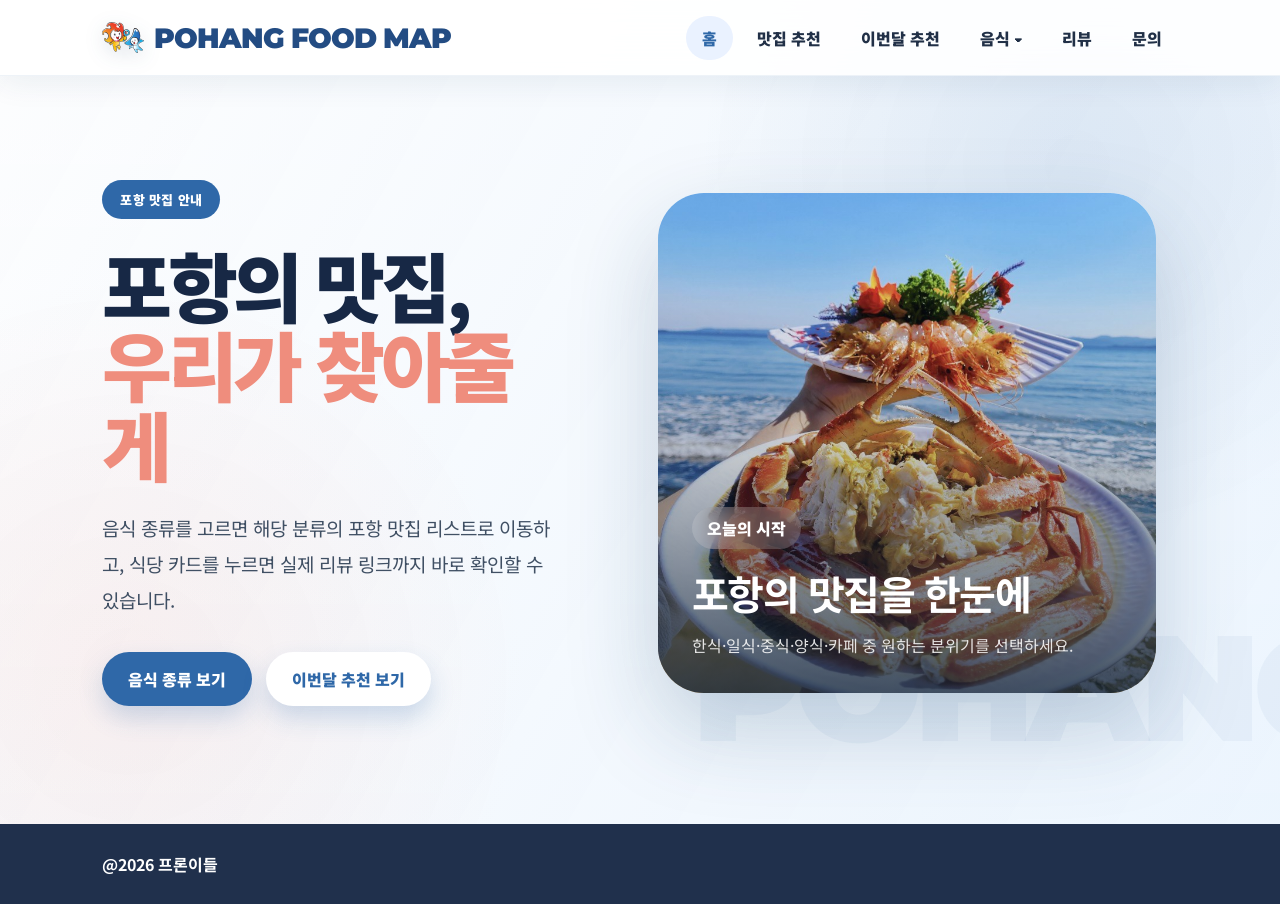
<file: index.html>
<!DOCTYPE html>
<html lang="ko">
<head>
  <meta charset="UTF-8">
  <meta name="viewport" content="width=device-width, initial-scale=1.0">
  <title>POHANG FOOD MAP</title>
  <link rel="preconnect" href="https://fonts.googleapis.com">
  <link rel="preconnect" href="https://fonts.gstatic.com" crossorigin>
  <link href="https://fonts.googleapis.com/css2?family=Montserrat:wght@800;900&family=Noto+Sans+KR:wght@400;500;700;900&display=swap" rel="stylesheet">
  <link rel="stylesheet" href="style.css">
</head>
<body>
<header class="site-header">
  <a class="logo" href="index.html">
    <img src="assets/pohang_mascot.svg" alt="포항 마스코트">
    <span>POHANG FOOD MAP</span>
  </a>
  <nav>
    <a href="index.html" class="active">홈</a>
    <a href="recommend.html">맛집 추천</a>
    <a href="monthly.html">이번달 추천</a>
    <div class="nav-dropdown">
      <a href="food.html">음식 ▾</a>
      <div class="dropdown-menu">
        <a href="korean.html">한식</a>
        <a href="japanese.html">일식</a>
        <a href="chinese.html">중식</a>
        <a href="western.html">양식</a>
        <a href="cafe.html">카페</a>
      </div>
    </div>
    <a href="reviews.html">리뷰</a>
    <a href="contact.html">문의</a>
  </nav>
</header>

<section class="home-hero clean-hero">
  <div class="hero-bg-badge">POHANG</div>

  <div class="home-copy clean-copy">
    <div class="tag">포항 맛집 안내</div>
    <h1>포항의 맛집,<br><span>우리가 찾아줄게</span></h1>
    <p>
      음식 종류를 고르면 해당 분류의 포항 맛집 리스트로 이동하고,
      식당 카드를 누르면 실제 리뷰 링크까지 바로 확인할 수 있습니다.
    </p>

    <div class="btn-row">
      <a class="btn" href="food.html">음식 종류 보기</a>
      <a class="btn secondary" href="monthly.html">이번달 추천 보기</a>
    </div>
  </div>
<div class="hero-showcase">
    <a class="main-food-card" href="food.html">
      <img src="assets/restaurants/mukdoli.jpg" alt="포항 맛집 대표 이미지">
      <div class="main-food-info">
        <span>오늘의 시작</span>
        <h2>포항의 맛집을 한눈에</h2>
        <p>한식·일식·중식·양식·카페 중 원하는 분위기를 선택하세요.</p>
      </div>
    </a>

  </div>
</section>



<footer>
  <strong>@2026 프론이들</strong>
</footer>
</body>
</html>
</file>
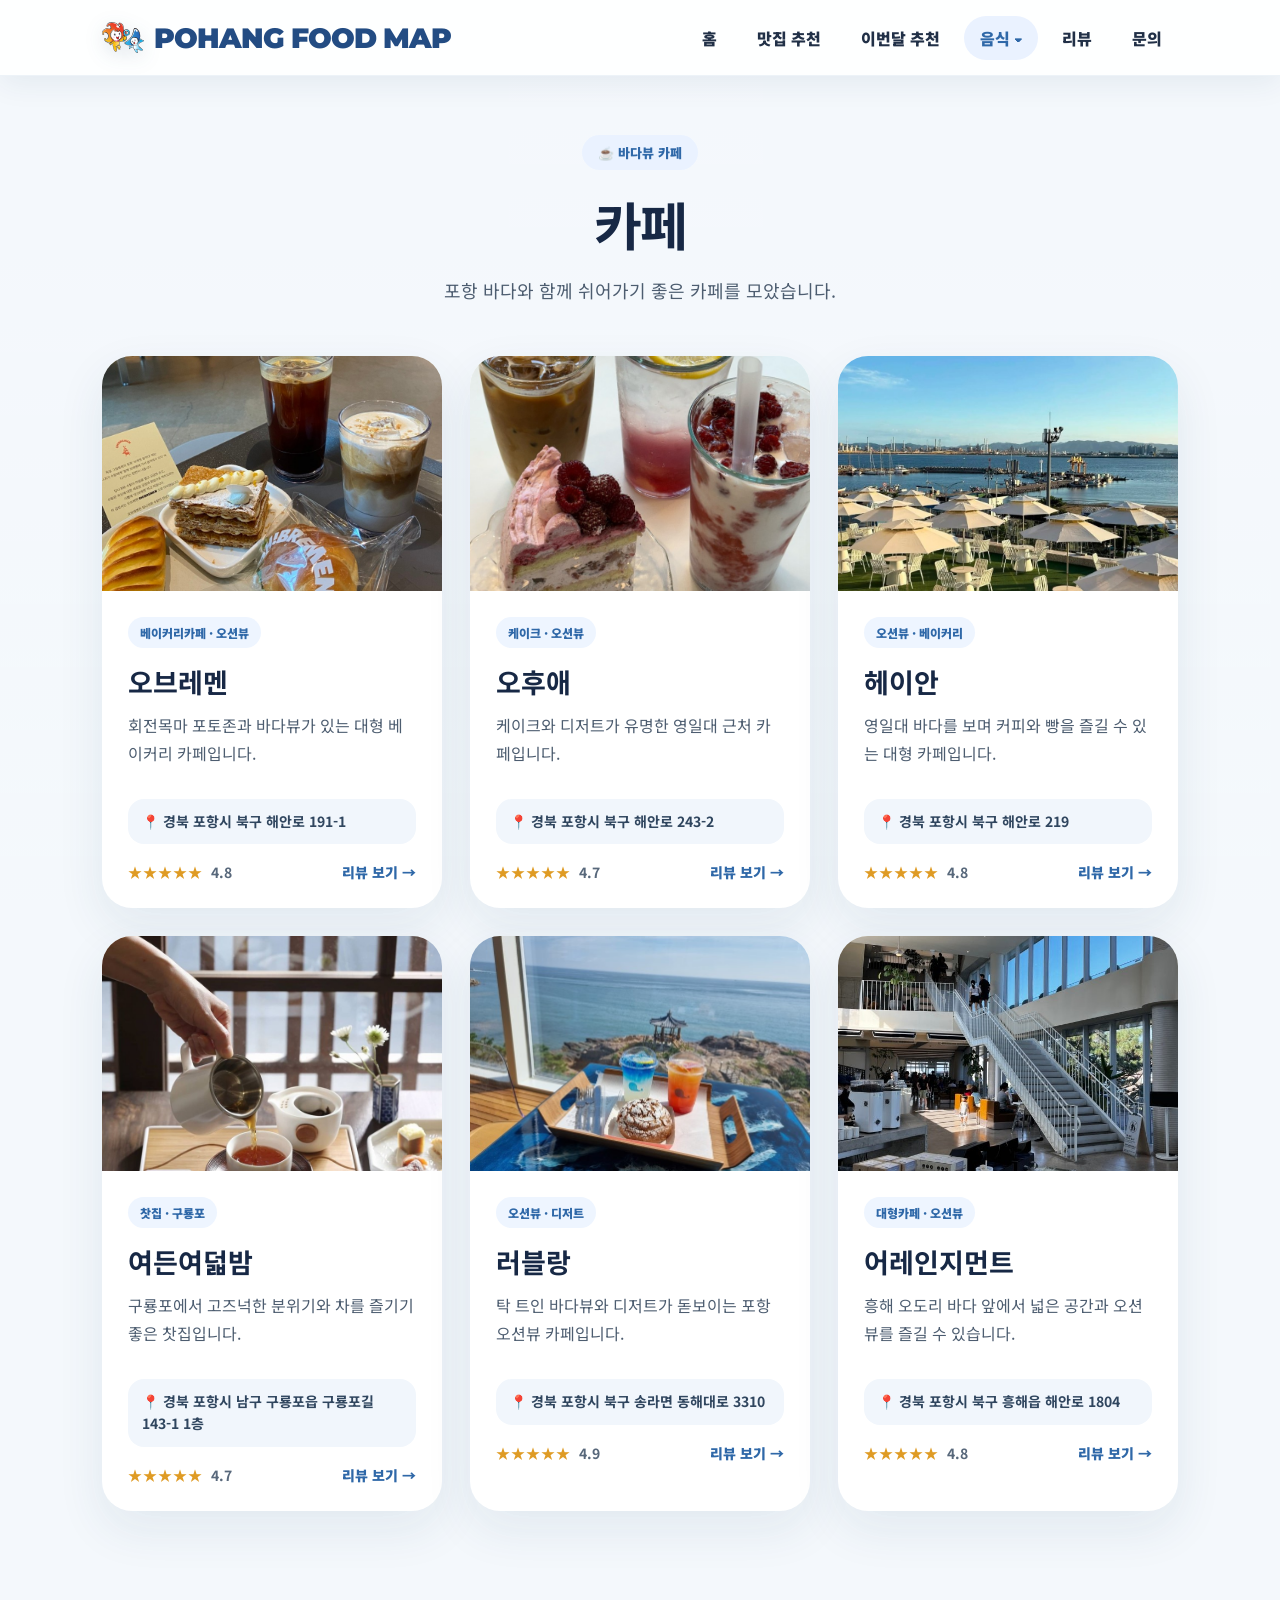
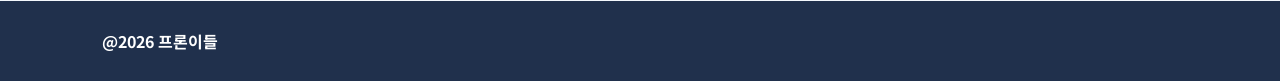
<file: cafe.html>
<!DOCTYPE html>
<html lang="ko">
<head>
  <meta charset="UTF-8">
  <meta name="viewport" content="width=device-width, initial-scale=1.0">
  <title>카페 | POHANG FOOD MAP</title>
  <link rel="preconnect" href="https://fonts.googleapis.com">
  <link rel="preconnect" href="https://fonts.gstatic.com" crossorigin>
  <link href="https://fonts.googleapis.com/css2?family=Montserrat:wght@800;900&family=Noto+Sans+KR:wght@400;500;700;900&display=swap" rel="stylesheet">
  <link rel="stylesheet" href="style.css">
</head>
<body>
<header class="site-header">
  <a class="logo" href="index.html">
    <img src="assets/pohang_mascot.svg" alt="포항 마스코트">
    <span>POHANG FOOD MAP</span>
  </a>
  <nav>
    <a href="index.html">홈</a>
    <a href="recommend.html">맛집 추천</a>
    <a href="monthly.html">이번달 추천</a>
    <div class="nav-dropdown">
      <a href="food.html" class="active">음식 ▾</a>
      <div class="dropdown-menu">
        <a href="korean.html">한식</a>
        <a href="japanese.html">일식</a>
        <a href="chinese.html">중식</a>
        <a href="western.html">양식</a>
        <a href="cafe.html">카페</a>
      </div>
    </div>
    <a href="reviews.html">리뷰</a>
    <a href="contact.html">문의</a>
  </nav>
</header>
<section class="page">
  <div class="page-title"><div class="eyebrow">☕ 바다뷰 카페</div><h1>카페</h1><p>포항 바다와 함께 쉬어가기 좋은 카페를 모았습니다.</p></div>
  <div class="restaurant-grid">
    <a class="restaurant-card" href="https://share.diningcode.com/profile.php?rid=cV56lmEvJFuG" target="_blank">
      <div class="photo-wrap"><img src="assets/restaurants/ohbremen.jpg" alt="오브레멘 사진"></div>
      <div class="restaurant-info">
        <div class="pill">베이커리카페 · 오션뷰</div>
        <h3>오브레멘</h3>
        <p>회전목마 포토존과 바다뷰가 있는 대형 베이커리 카페입니다.</p>
        <p class="address">📍 경북 포항시 북구 해안로 191-1</p>
        <div class="card-bottom"><span class="stars">★★★★★</span><strong>4.8</strong><span>리뷰 보기 →</span></div>
      </div>
    </a><a class="restaurant-card" href="https://share.diningcode.com/profile.php?rid=zh1Il8ONhNTP" target="_blank">
      <div class="photo-wrap"><img src="assets/restaurants/ohooae.jpg" alt="오후애 사진"></div>
      <div class="restaurant-info">
        <div class="pill">케이크 · 오션뷰</div>
        <h3>오후애</h3>
        <p>케이크와 디저트가 유명한 영일대 근처 카페입니다.</p>
        <p class="address">📍 경북 포항시 북구 해안로 243-2</p>
        <div class="card-bottom"><span class="stars">★★★★★</span><strong>4.7</strong><span>리뷰 보기 →</span></div>
      </div>
    </a><a class="restaurant-card" href="https://share.diningcode.com/profile.php?rid=F718d1oiP6Zg" target="_blank">
      <div class="photo-wrap"><img src="assets/restaurants/heyan.jpg" alt="헤이안 사진"></div>
      <div class="restaurant-info">
        <div class="pill">오션뷰 · 베이커리</div>
        <h3>헤이안</h3>
        <p>영일대 바다를 보며 커피와 빵을 즐길 수 있는 대형 카페입니다.</p>
        <p class="address">📍 경북 포항시 북구 해안로 219</p>
        <div class="card-bottom"><span class="stars">★★★★★</span><strong>4.8</strong><span>리뷰 보기 →</span></div>
      </div>
    </a><a class="restaurant-card" href="https://share.diningcode.com/profile.php?rid=7kAGv1ND6QAR" target="_blank">
      <div class="photo-wrap"><img src="assets/restaurants/88bam.jpg" alt="여든여덟밤 사진"></div>
      <div class="restaurant-info">
        <div class="pill">찻집 · 구룡포</div>
        <h3>여든여덟밤</h3>
        <p>구룡포에서 고즈넉한 분위기와 차를 즐기기 좋은 찻집입니다.</p>
        <p class="address">📍 경북 포항시 남구 구룡포읍 구룡포길 143-1 1층</p>
        <div class="card-bottom"><span class="stars">★★★★★</span><strong>4.7</strong><span>리뷰 보기 →</span></div>
      </div>
    </a><a class="restaurant-card" href="https://share.diningcode.com/profile.php?rid=3CjaLOqJy21I" target="_blank">
      <div class="photo-wrap"><img src="assets/restaurants/loveblanc.jpg" alt="러블랑 사진"></div>
      <div class="restaurant-info">
        <div class="pill">오션뷰 · 디저트</div>
        <h3>러블랑</h3>
        <p>탁 트인 바다뷰와 디저트가 돋보이는 포항 오션뷰 카페입니다.</p>
        <p class="address">📍 경북 포항시 북구 송라면 동해대로 3310</p>
        <div class="card-bottom"><span class="stars">★★★★★</span><strong>4.9</strong><span>리뷰 보기 →</span></div>
      </div>
    </a><a class="restaurant-card" href="https://share.diningcode.com/profile.php?rid=DFjkogiEdUpe" target="_blank">
      <div class="photo-wrap"><img src="assets/restaurants/arrangement.jpg" alt="어레인지먼트 사진"></div>
      <div class="restaurant-info">
        <div class="pill">대형카페 · 오션뷰</div>
        <h3>어레인지먼트</h3>
        <p>흥해 오도리 바다 앞에서 넓은 공간과 오션뷰를 즐길 수 있습니다.</p>
        <p class="address">📍 경북 포항시 북구 흥해읍 해안로 1804</p>
        <div class="card-bottom"><span class="stars">★★★★★</span><strong>4.8</strong><span>리뷰 보기 →</span></div>
      </div>
    </a>
  </div>
</section>

<footer>
  <strong>@2026 프론이들</strong>
</footer>
</body>
</html>
</file>
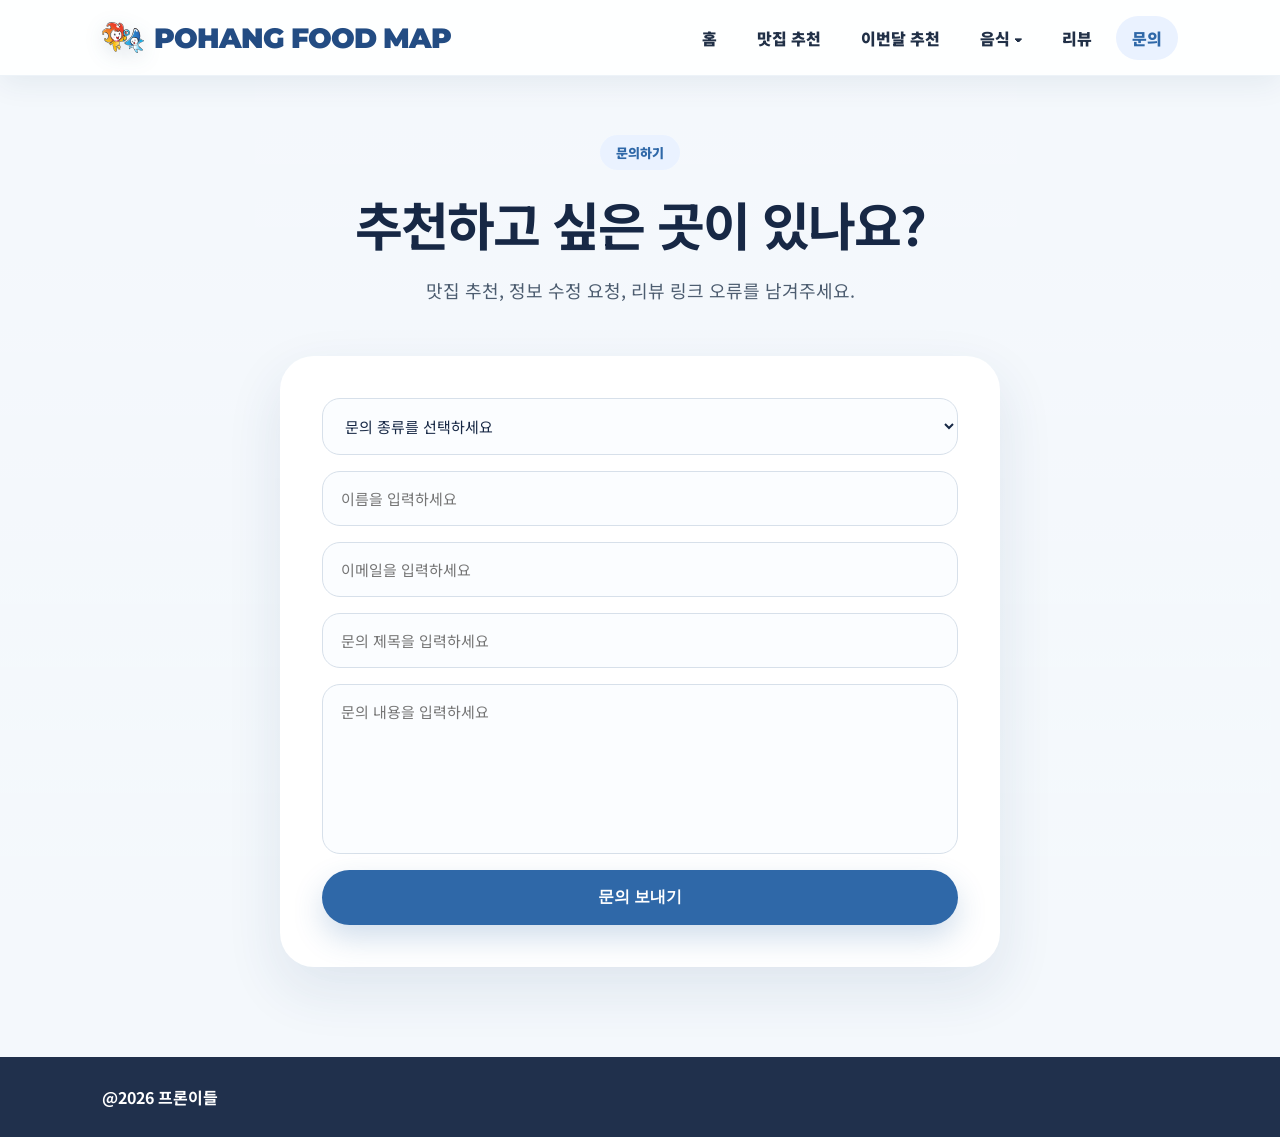
<file: contact.html>
<!DOCTYPE html>
<html lang="ko">
<head>
  <meta charset="UTF-8">
  <meta name="viewport" content="width=device-width, initial-scale=1.0">
  <title>문의 | POHANG FOOD MAP</title>
  <link rel="preconnect" href="https://fonts.googleapis.com">
  <link rel="preconnect" href="https://fonts.gstatic.com" crossorigin>
  <link href="https://fonts.googleapis.com/css2?family=Montserrat:wght@800;900&family=Noto+Sans+KR:wght@400;500;700;900&display=swap" rel="stylesheet">
  <link rel="stylesheet" href="style.css">
</head>
<body>
<header class="site-header">
  <a class="logo" href="index.html">
    <img src="assets/pohang_mascot.svg" alt="포항 마스코트">
    <span>POHANG FOOD MAP</span>
  </a>
  <nav>
    <a href="index.html">홈</a>
    <a href="recommend.html">맛집 추천</a>
    <a href="monthly.html">이번달 추천</a>
    <div class="nav-dropdown">
      <a href="food.html">음식 ▾</a>
      <div class="dropdown-menu">
        <a href="korean.html">한식</a>
        <a href="japanese.html">일식</a>
        <a href="chinese.html">중식</a>
        <a href="western.html">양식</a>
        <a href="cafe.html">카페</a>
      </div>
    </div>
    <a href="reviews.html">리뷰</a>
    <a href="contact.html" class="active">문의</a>
  </nav>
</header>
<section class="page contact-page">
  <div class="page-title"><div class="eyebrow">문의하기</div><h1>추천하고 싶은 곳이 있나요?</h1><p>맛집 추천, 정보 수정 요청, 리뷰 링크 오류를 남겨주세요.</p></div>
  <form class="contact-box" id="contactForm">
    <select required>
      <option value="">문의 종류를 선택하세요</option>
      <option>맛집 추천 요청</option>
      <option>식당 정보 수정 요청</option>
      <option>리뷰 링크 오류 신고</option>
      <option>카페 추천</option>
      <option>기타 문의</option>
    </select>
    <input type="text" placeholder="이름을 입력하세요" required>
    <input type="email" placeholder="이메일을 입력하세요" required>
    <input type="text" placeholder="문의 제목을 입력하세요" required>
    <textarea placeholder="문의 내용을 입력하세요" required></textarea>
    <button type="submit">문의 보내기</button>
    <div class="submit-message" id="submitMessage">문의가 접수되었습니다. 빠르게 확인해볼게요!</div>
  </form>
</section>
<script>
const form = document.getElementById('contactForm');
const msg = document.getElementById('submitMessage');
form.addEventListener('submit', function(e){
  e.preventDefault();
  msg.classList.add('show');
  form.reset();
  setTimeout(function(){ msg.classList.remove('show'); }, 3500);
});
</script>

<footer>
  <strong>@2026 프론이들</strong>
</footer>
</body>
</html>
</file>
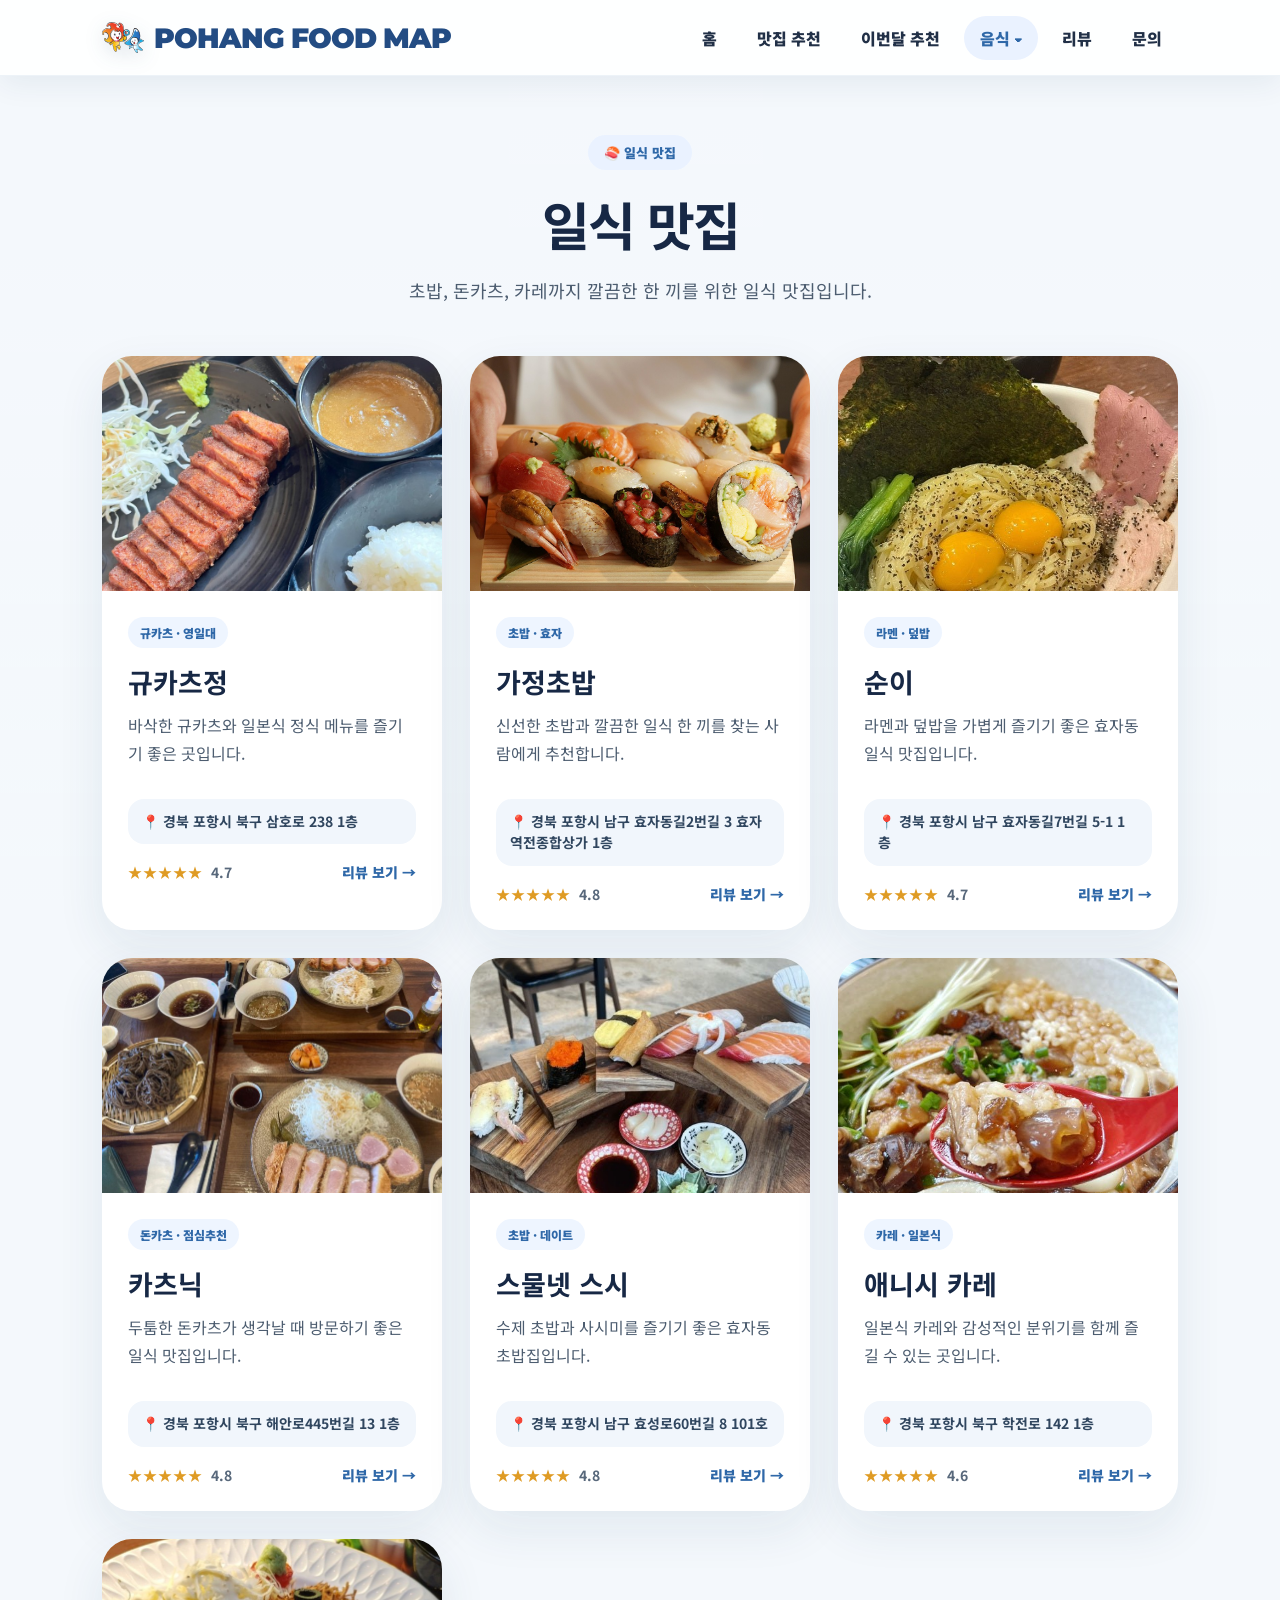
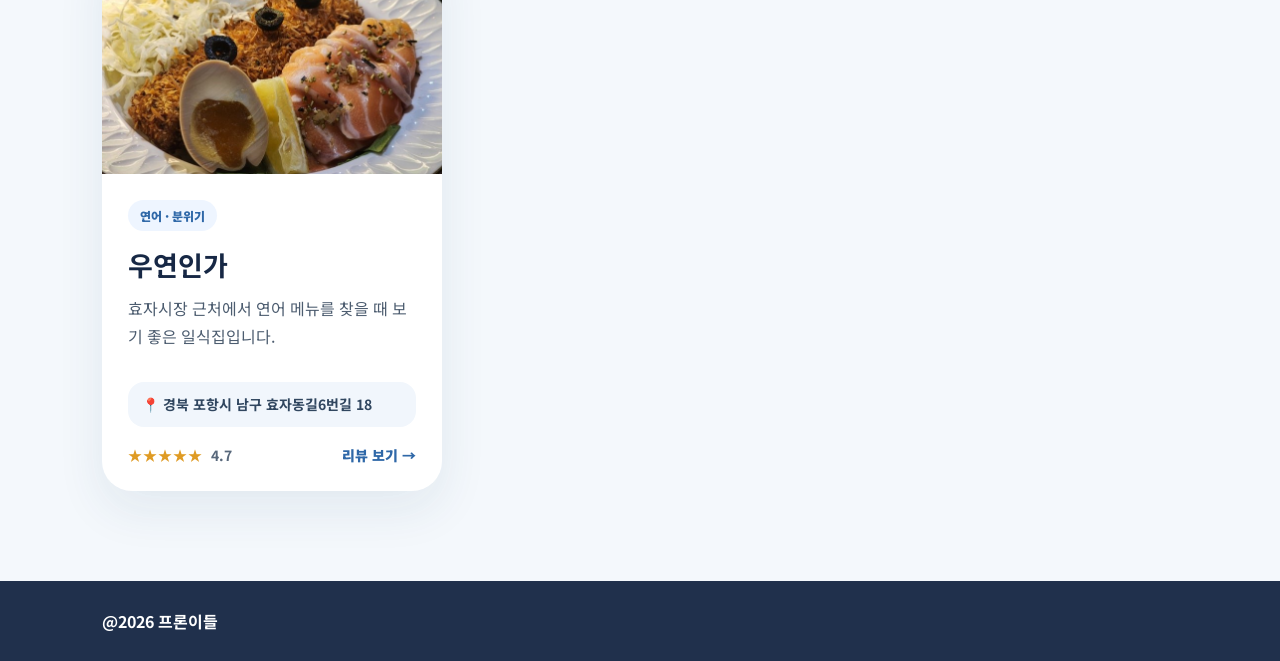
<file: japanese.html>
<!DOCTYPE html>
<html lang="ko">
<head>
  <meta charset="UTF-8">
  <meta name="viewport" content="width=device-width, initial-scale=1.0">
  <title>일식 맛집 | POHANG FOOD MAP</title>
  <link rel="preconnect" href="https://fonts.googleapis.com">
  <link rel="preconnect" href="https://fonts.gstatic.com" crossorigin>
  <link href="https://fonts.googleapis.com/css2?family=Montserrat:wght@800;900&family=Noto+Sans+KR:wght@400;500;700;900&display=swap" rel="stylesheet">
  <link rel="stylesheet" href="style.css">
</head>
<body>
<header class="site-header">
  <a class="logo" href="index.html">
    <img src="assets/pohang_mascot.svg" alt="포항 마스코트">
    <span>POHANG FOOD MAP</span>
  </a>
  <nav>
    <a href="index.html">홈</a>
    <a href="recommend.html">맛집 추천</a>
    <a href="monthly.html">이번달 추천</a>
    <div class="nav-dropdown">
      <a href="food.html" class="active">음식 ▾</a>
      <div class="dropdown-menu">
        <a href="korean.html">한식</a>
        <a href="japanese.html">일식</a>
        <a href="chinese.html">중식</a>
        <a href="western.html">양식</a>
        <a href="cafe.html">카페</a>
      </div>
    </div>
    <a href="reviews.html">리뷰</a>
    <a href="contact.html">문의</a>
  </nav>
</header>
<section class="page">
  <div class="page-title"><div class="eyebrow">🍣 일식 맛집</div><h1>일식 맛집</h1><p>초밥, 돈카츠, 카레까지 깔끔한 한 끼를 위한 일식 맛집입니다.</p></div>
  <div class="restaurant-grid">
    <a class="restaurant-card" href="https://m.place.naver.com/restaurant/1483753064/home?entry=pll&bk_query=%ED%8F%AC%ED%95%AD%EC%98%81%EC%9D%BC%EB%8C%80%20%EB%A7%9B%EC%A7%91" target="_blank">
      <div class="photo-wrap"><img src="assets/restaurants/gyukatsu.jpg" alt="규카츠정 사진"></div>
      <div class="restaurant-info">
        <div class="pill">규카츠 · 영일대</div>
        <h3>규카츠정</h3>
        <p>바삭한 규카츠와 일본식 정식 메뉴를 즐기기 좋은 곳입니다.</p>
        <p class="address">📍 경북 포항시 북구 삼호로 238 1층</p>
        <div class="card-bottom"><span class="stars">★★★★★</span><strong>4.7</strong><span>리뷰 보기 →</span></div>
      </div>
    </a><a class="restaurant-card" href="https://m.place.naver.com/restaurant/1205311365/home?entry=pll&bk_query=%ED%8F%AC%ED%95%AD%EC%98%81%EC%9D%BC%EB%8C%80%20%EB%A7%9B%EC%A7%91" target="_blank">
      <div class="photo-wrap"><img src="assets/restaurants/gajeong.jpg" alt="가정초밥 사진"></div>
      <div class="restaurant-info">
        <div class="pill">초밥 · 효자</div>
        <h3>가정초밥</h3>
        <p>신선한 초밥과 깔끔한 일식 한 끼를 찾는 사람에게 추천합니다.</p>
        <p class="address">📍 경북 포항시 남구 효자동길2번길 3 효자역전종합상가 1층</p>
        <div class="card-bottom"><span class="stars">★★★★★</span><strong>4.8</strong><span>리뷰 보기 →</span></div>
      </div>
    </a><a class="restaurant-card" href="https://share.diningcode.com/profile.php?rid=nG4sNGc1A6P4" target="_blank">
      <div class="photo-wrap"><img src="assets/restaurants/suni.jpg" alt="순이 사진"></div>
      <div class="restaurant-info">
        <div class="pill">라멘 · 덮밥</div>
        <h3>순이</h3>
        <p>라멘과 덮밥을 가볍게 즐기기 좋은 효자동 일식 맛집입니다.</p>
        <p class="address">📍 경북 포항시 남구 효자동길7번길 5-1 1층</p>
        <div class="card-bottom"><span class="stars">★★★★★</span><strong>4.7</strong><span>리뷰 보기 →</span></div>
      </div>
    </a><a class="restaurant-card" href="https://share.diningcode.com/profile.php?rid=UpeSjyZmNtOi" target="_blank">
      <div class="photo-wrap"><img src="assets/restaurants/katsnic.jpg" alt="카츠닉 사진"></div>
      <div class="restaurant-info">
        <div class="pill">돈카츠 · 점심추천</div>
        <h3>카츠닉</h3>
        <p>두툼한 돈카츠가 생각날 때 방문하기 좋은 일식 맛집입니다.</p>
        <p class="address">📍 경북 포항시 북구 해안로445번길 13 1층</p>
        <div class="card-bottom"><span class="stars">★★★★★</span><strong>4.8</strong><span>리뷰 보기 →</span></div>
      </div>
    </a><a class="restaurant-card" href="https://share.diningcode.com/profile.php?rid=Mo6Ja5yBCqs6" target="_blank">
      <div class="photo-wrap"><img src="assets/restaurants/seumulnet.jpg" alt="스물넷 스시 사진"></div>
      <div class="restaurant-info">
        <div class="pill">초밥 · 데이트</div>
        <h3>스물넷 스시</h3>
        <p>수제 초밥과 사시미를 즐기기 좋은 효자동 초밥집입니다.</p>
        <p class="address">📍 경북 포항시 남구 효성로60번길 8 101호</p>
        <div class="card-bottom"><span class="stars">★★★★★</span><strong>4.8</strong><span>리뷰 보기 →</span></div>
      </div>
    </a><a class="restaurant-card" href="https://share.google/bwc8N5yV5OA0tRQWL" target="_blank">
      <div class="photo-wrap"><img src="assets/restaurants/enishi.jpg" alt="애니시 카레 사진"></div>
      <div class="restaurant-info">
        <div class="pill">카레 · 일본식</div>
        <h3>애니시 카레</h3>
        <p>일본식 카레와 감성적인 분위기를 함께 즐길 수 있는 곳입니다.</p>
        <p class="address">📍 경북 포항시 북구 학전로 142 1층</p>
        <div class="card-bottom"><span class="stars">★★★★★</span><strong>4.6</strong><span>리뷰 보기 →</span></div>
      </div>
    </a><a class="restaurant-card" href="https://share.diningcode.com/profile.php?rid=pdQT0fUVhmLs" target="_blank">
      <div class="photo-wrap"><img src="assets/restaurants/uyeon.jpg" alt="우연인가 사진"></div>
      <div class="restaurant-info">
        <div class="pill">연어 · 분위기</div>
        <h3>우연인가</h3>
        <p>효자시장 근처에서 연어 메뉴를 찾을 때 보기 좋은 일식집입니다.</p>
        <p class="address">📍 경북 포항시 남구 효자동길6번길 18</p>
        <div class="card-bottom"><span class="stars">★★★★★</span><strong>4.7</strong><span>리뷰 보기 →</span></div>
      </div>
    </a>
  </div>
</section>

<footer>
  <strong>@2026 프론이들</strong>
</footer>
</body>
</html>
</file>
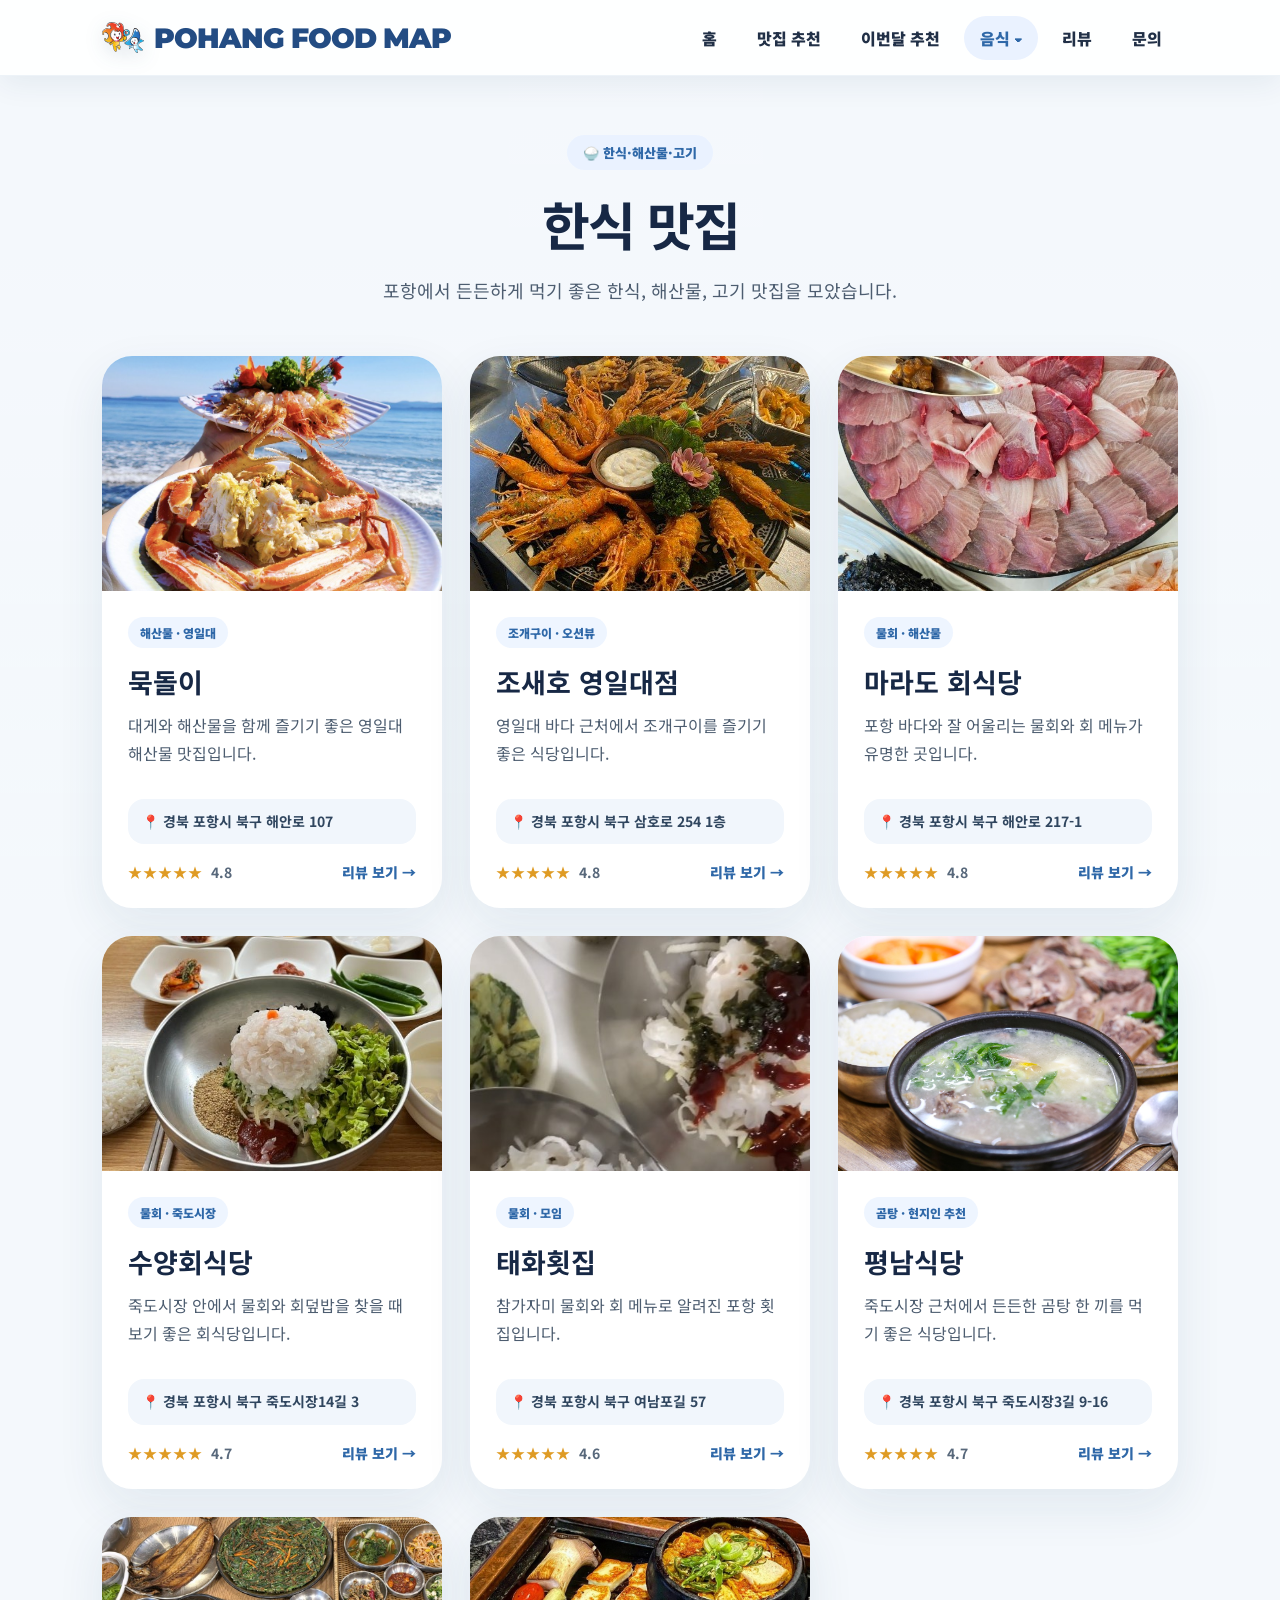
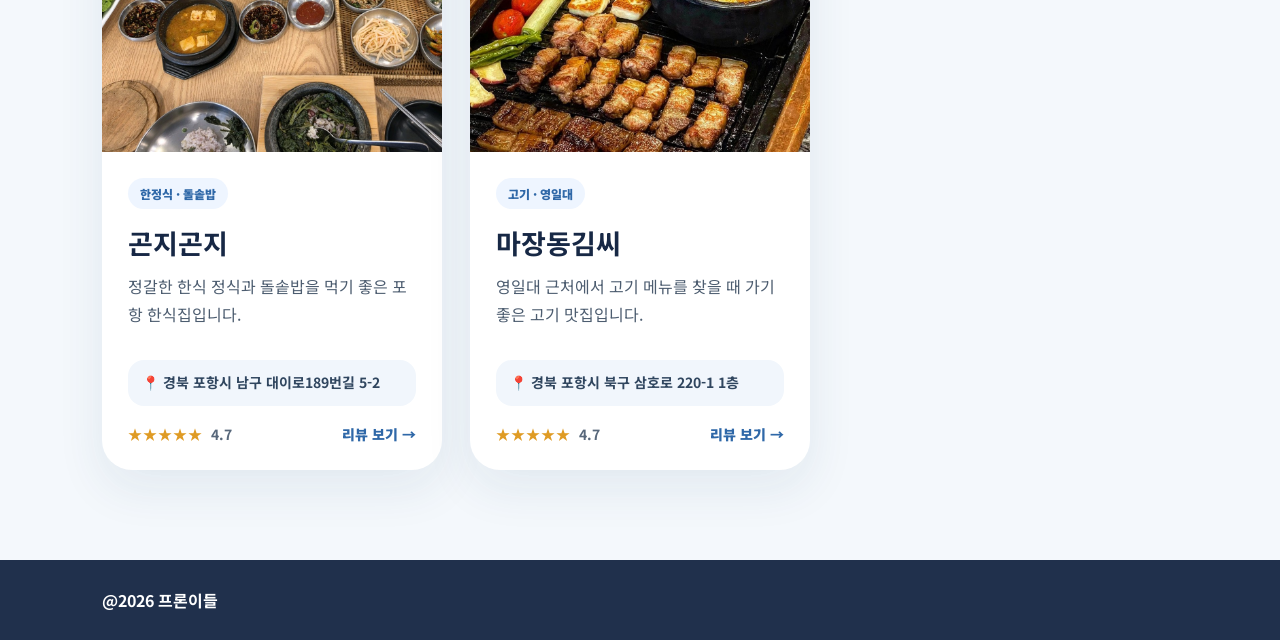
<file: korean.html>
<!DOCTYPE html>
<html lang="ko">
<head>
  <meta charset="UTF-8">
  <meta name="viewport" content="width=device-width, initial-scale=1.0">
  <title>한식 맛집 | POHANG FOOD MAP</title>
  <link rel="preconnect" href="https://fonts.googleapis.com">
  <link rel="preconnect" href="https://fonts.gstatic.com" crossorigin>
  <link href="https://fonts.googleapis.com/css2?family=Montserrat:wght@800;900&family=Noto+Sans+KR:wght@400;500;700;900&display=swap" rel="stylesheet">
  <link rel="stylesheet" href="style.css">
</head>
<body>
<header class="site-header">
  <a class="logo" href="index.html">
    <img src="assets/pohang_mascot.svg" alt="포항 마스코트">
    <span>POHANG FOOD MAP</span>
  </a>
  <nav>
    <a href="index.html">홈</a>
    <a href="recommend.html">맛집 추천</a>
    <a href="monthly.html">이번달 추천</a>
    <div class="nav-dropdown">
      <a href="food.html" class="active">음식 ▾</a>
      <div class="dropdown-menu">
        <a href="korean.html">한식</a>
        <a href="japanese.html">일식</a>
        <a href="chinese.html">중식</a>
        <a href="western.html">양식</a>
        <a href="cafe.html">카페</a>
      </div>
    </div>
    <a href="reviews.html">리뷰</a>
    <a href="contact.html">문의</a>
  </nav>
</header>
<section class="page">
  <div class="page-title"><div class="eyebrow">🍚 한식·해산물·고기</div><h1>한식 맛집</h1><p>포항에서 든든하게 먹기 좋은 한식, 해산물, 고기 맛집을 모았습니다.</p></div>
  <div class="restaurant-grid">
    <a class="restaurant-card" href="https://m.place.naver.com/restaurant/11701551/home?entry=pll&n_ad_group_type=10&n_query=%ED%8F%AC%ED%95%AD%EC%98%81%EC%9D%BC%EB%8C%80%EB%A7%9B%EC%A7%91" target="_blank">
      <div class="photo-wrap"><img src="assets/restaurants/mukdoli.jpg" alt="묵돌이 사진"></div>
      <div class="restaurant-info">
        <div class="pill">해산물 · 영일대</div>
        <h3>묵돌이</h3>
        <p>대게와 해산물을 함께 즐기기 좋은 영일대 해산물 맛집입니다.</p>
        <p class="address">📍 경북 포항시 북구 해안로 107</p>
        <div class="card-bottom"><span class="stars">★★★★★</span><strong>4.8</strong><span>리뷰 보기 →</span></div>
      </div>
    </a><a class="restaurant-card" href="https://m.place.naver.com/restaurant/1020618230/home?entry=pll&n_ad_group_type=10&n_query=%ED%8F%AC%ED%95%AD%EC%98%81%EC%9D%BC%EB%8C%80%EB%A7%9B%EC%A7%91" target="_blank">
      <div class="photo-wrap"><img src="assets/restaurants/joseho.jpg" alt="조새호 영일대점 사진"></div>
      <div class="restaurant-info">
        <div class="pill">조개구이 · 오션뷰</div>
        <h3>조새호 영일대점</h3>
        <p>영일대 바다 근처에서 조개구이를 즐기기 좋은 식당입니다.</p>
        <p class="address">📍 경북 포항시 북구 삼호로 254 1층</p>
        <div class="card-bottom"><span class="stars">★★★★★</span><strong>4.8</strong><span>리뷰 보기 →</span></div>
      </div>
    </a><a class="restaurant-card" href="https://share.diningcode.com/profile.php?rid=MDacluXmejEd" target="_blank">
      <div class="photo-wrap"><img src="assets/restaurants/marado.jpg" alt="마라도 회식당 사진"></div>
      <div class="restaurant-info">
        <div class="pill">물회 · 해산물</div>
        <h3>마라도 회식당</h3>
        <p>포항 바다와 잘 어울리는 물회와 회 메뉴가 유명한 곳입니다.</p>
        <p class="address">📍 경북 포항시 북구 해안로 217-1</p>
        <div class="card-bottom"><span class="stars">★★★★★</span><strong>4.8</strong><span>리뷰 보기 →</span></div>
      </div>
    </a><a class="restaurant-card" href="https://share.diningcode.com/profile.php?rid=dIH13ct2azv4" target="_blank">
      <div class="photo-wrap"><img src="assets/restaurants/suyang.jpg" alt="수양회식당 사진"></div>
      <div class="restaurant-info">
        <div class="pill">물회 · 죽도시장</div>
        <h3>수양회식당</h3>
        <p>죽도시장 안에서 물회와 회덮밥을 찾을 때 보기 좋은 회식당입니다.</p>
        <p class="address">📍 경북 포항시 북구 죽도시장14길 3</p>
        <div class="card-bottom"><span class="stars">★★★★★</span><strong>4.7</strong><span>리뷰 보기 →</span></div>
      </div>
    </a><a class="restaurant-card" href="https://share.diningcode.com/profile.php?rid=W21fx7p06T7d" target="_blank">
      <div class="photo-wrap"><img src="assets/restaurants/taehwa.jpg" alt="태화횟집 사진"></div>
      <div class="restaurant-info">
        <div class="pill">물회 · 모임</div>
        <h3>태화횟집</h3>
        <p>참가자미 물회와 회 메뉴로 알려진 포항 횟집입니다.</p>
        <p class="address">📍 경북 포항시 북구 여남포길 57</p>
        <div class="card-bottom"><span class="stars">★★★★★</span><strong>4.6</strong><span>리뷰 보기 →</span></div>
      </div>
    </a><a class="restaurant-card" href="https://share.diningcode.com/profile.php?rid=BLfolWMZ4ChX" target="_blank">
      <div class="photo-wrap"><img src="assets/restaurants/pyeongnam.jpg" alt="평남식당 사진"></div>
      <div class="restaurant-info">
        <div class="pill">곰탕 · 현지인 추천</div>
        <h3>평남식당</h3>
        <p>죽도시장 근처에서 든든한 곰탕 한 끼를 먹기 좋은 식당입니다.</p>
        <p class="address">📍 경북 포항시 북구 죽도시장3길 9-16</p>
        <div class="card-bottom"><span class="stars">★★★★★</span><strong>4.7</strong><span>리뷰 보기 →</span></div>
      </div>
    </a><a class="restaurant-card" href="https://share.diningcode.com/profile.php?rid=BWcmpCathp7S" target="_blank">
      <div class="photo-wrap"><img src="assets/restaurants/gonji.jpg" alt="곤지곤지 사진"></div>
      <div class="restaurant-info">
        <div class="pill">한정식 · 돌솥밥</div>
        <h3>곤지곤지</h3>
        <p>정갈한 한식 정식과 돌솥밥을 먹기 좋은 포항 한식집입니다.</p>
        <p class="address">📍 경북 포항시 남구 대이로189번길 5-2</p>
        <div class="card-bottom"><span class="stars">★★★★★</span><strong>4.7</strong><span>리뷰 보기 →</span></div>
      </div>
    </a><a class="restaurant-card" href="https://m.place.naver.com/restaurant/2017643571/home?entry=pll&bk_query=%ED%8F%AC%ED%95%AD%EC%98%81%EC%9D%BC%EB%8C%80%20%EB%A7%9B%EC%A7%91" target="_blank">
      <div class="photo-wrap"><img src="assets/restaurants/majang.jpg" alt="마장동김씨 사진"></div>
      <div class="restaurant-info">
        <div class="pill">고기 · 영일대</div>
        <h3>마장동김씨</h3>
        <p>영일대 근처에서 고기 메뉴를 찾을 때 가기 좋은 고기 맛집입니다.</p>
        <p class="address">📍 경북 포항시 북구 삼호로 220-1 1층</p>
        <div class="card-bottom"><span class="stars">★★★★★</span><strong>4.7</strong><span>리뷰 보기 →</span></div>
      </div>
    </a>
  </div>
</section>

<footer>
  <strong>@2026 프론이들</strong>
</footer>
</body>
</html>
</file>
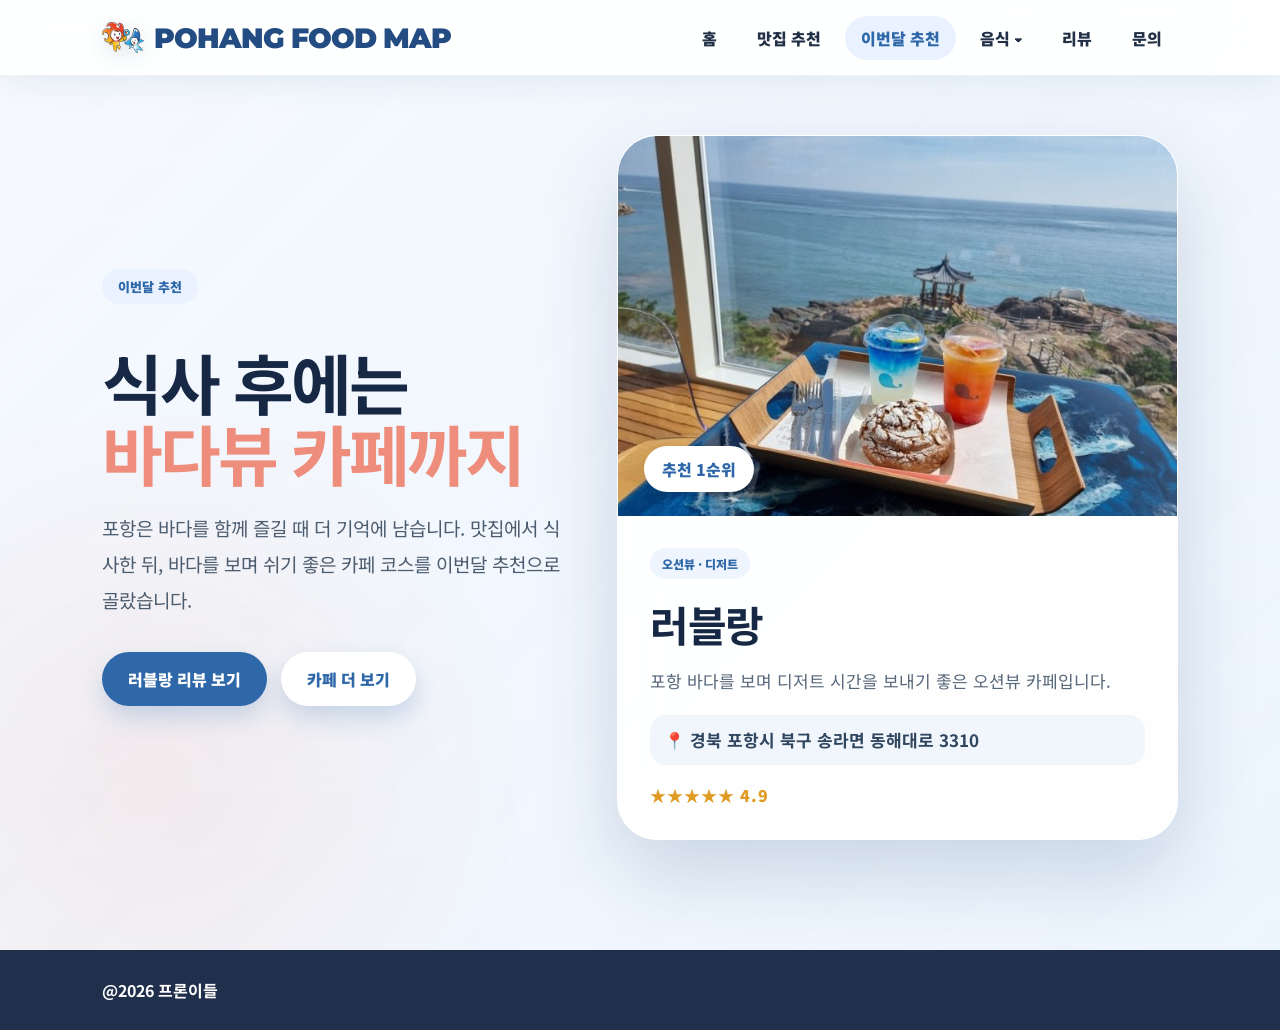
<file: monthly.html>
<!DOCTYPE html>
<html lang="ko">
<head>
  <meta charset="UTF-8">
  <meta name="viewport" content="width=device-width, initial-scale=1.0">
  <title>이번달 추천 | POHANG FOOD MAP</title>
  <link rel="preconnect" href="https://fonts.googleapis.com">
  <link rel="preconnect" href="https://fonts.gstatic.com" crossorigin>
  <link href="https://fonts.googleapis.com/css2?family=Montserrat:wght@800;900&family=Noto+Sans+KR:wght@400;500;700;900&display=swap" rel="stylesheet">
  <link rel="stylesheet" href="style.css">
</head>
<body>
<header class="site-header">
  <a class="logo" href="index.html">
    <img src="assets/pohang_mascot.svg" alt="포항 마스코트">
    <span>POHANG FOOD MAP</span>
  </a>
  <nav>
    <a href="index.html">홈</a>
    <a href="recommend.html">맛집 추천</a>
    <a href="monthly.html" class="active">이번달 추천</a>
    <div class="nav-dropdown">
      <a href="food.html">음식 ▾</a>
      <div class="dropdown-menu">
        <a href="korean.html">한식</a>
        <a href="japanese.html">일식</a>
        <a href="chinese.html">중식</a>
        <a href="western.html">양식</a>
        <a href="cafe.html">카페</a>
      </div>
    </div>
    <a href="reviews.html">리뷰</a>
    <a href="contact.html">문의</a>
  </nav>
</header>
<section class="monthly-showcase">
  <div class="showcase-left">
    <span class="eyebrow">이번달 추천</span>
    <h1>식사 후에는<br><span>바다뷰 카페까지</span></h1>
    <p>포항은 바다를 함께 즐길 때 더 기억에 남습니다. 맛집에서 식사한 뒤, 바다를 보며 쉬기 좋은 카페 코스를 이번달 추천으로 골랐습니다.</p>
    <div class="btn-row">
      <a class="btn" href="https://share.diningcode.com/profile.php?rid=3CjaLOqJy21I" target="_blank">러블랑 리뷰 보기</a>
      <a class="btn secondary" href="cafe.html">카페 더 보기</a>
    </div>
  </div>
  <a class="showcase-card" href="https://share.diningcode.com/profile.php?rid=3CjaLOqJy21I" target="_blank">
    <div class="showcase-photo"><img src="assets/restaurants/loveblanc.jpg" alt="러블랑 바다뷰 카페 이미지"><span class="showcase-rank">추천 1순위</span></div>
    <div class="showcase-info"><div class="pill">오션뷰 · 디저트</div><h2>러블랑</h2><p>포항 바다를 보며 디저트 시간을 보내기 좋은 오션뷰 카페입니다.</p><p class="address">📍 경북 포항시 북구 송라면 동해대로 3310</p><div><span class="stars">★★★★★ 4.9</span></div></div>
  </a>
</section>
<footer>
  <strong>@2026 프론이들</strong>
</footer>
</body>
</html>
</file>
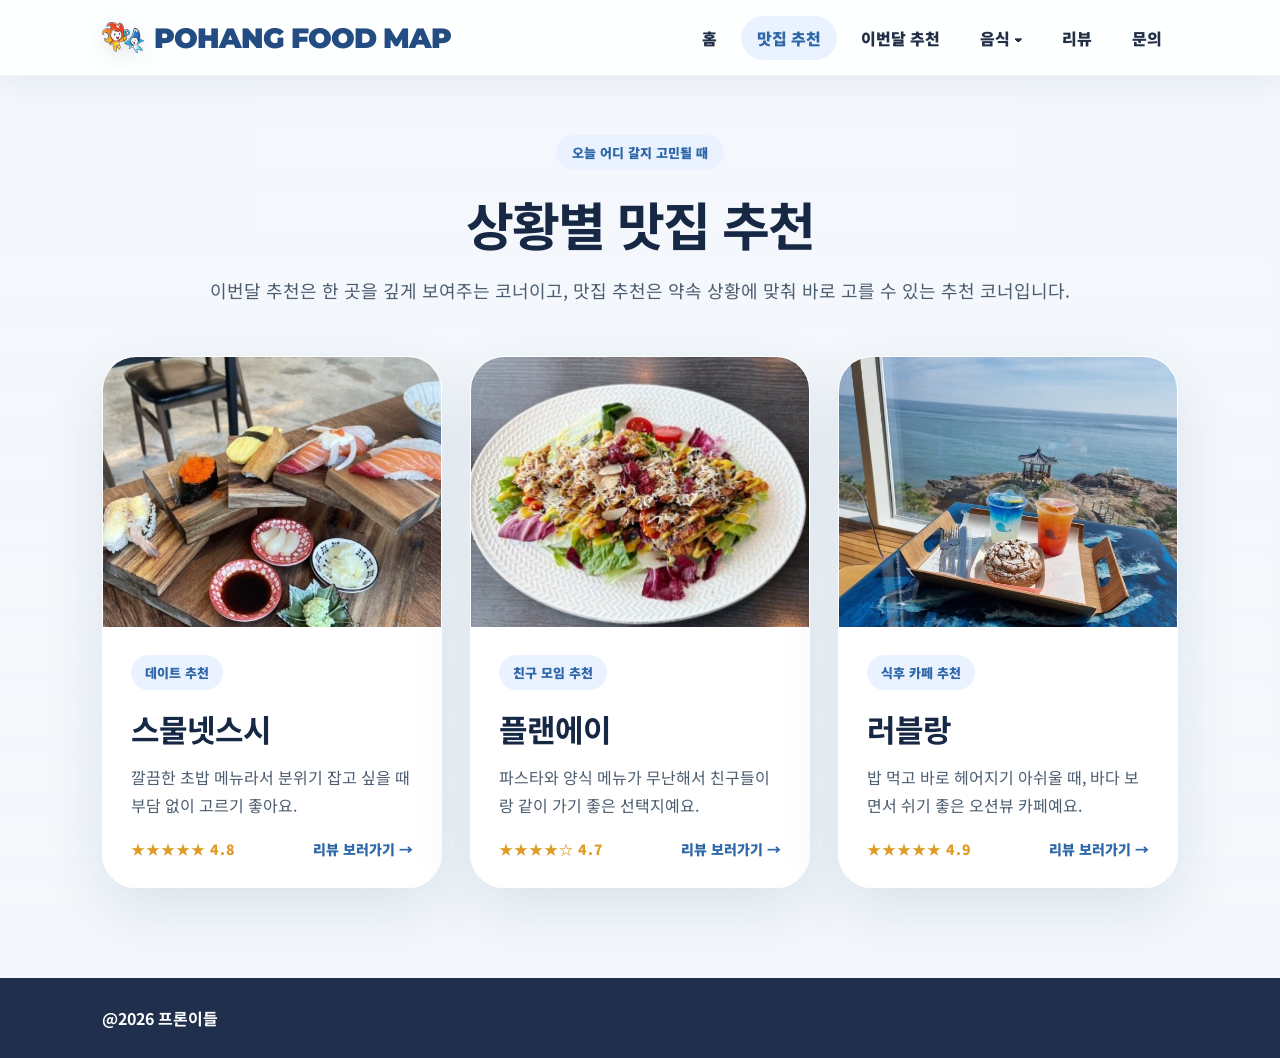
<file: recommend.html>
<!DOCTYPE html>
<html lang="ko">
<head>
  <meta charset="UTF-8">
  <meta name="viewport" content="width=device-width, initial-scale=1.0">
  <title>맛집 추천 | POHANG FOOD MAP</title>
  <link rel="preconnect" href="https://fonts.googleapis.com">
  <link rel="preconnect" href="https://fonts.gstatic.com" crossorigin>
  <link href="https://fonts.googleapis.com/css2?family=Montserrat:wght@800;900&family=Noto+Sans+KR:wght@400;500;700;900&display=swap" rel="stylesheet">
  <link rel="stylesheet" href="style.css">
</head>
<body>
<header class="site-header">
  <a class="logo" href="index.html">
    <img src="assets/pohang_mascot.svg" alt="포항 마스코트">
    <span>POHANG FOOD MAP</span>
  </a>
  <nav>
    <a href="index.html">홈</a>
    <a href="recommend.html" class="active">맛집 추천</a>
    <a href="monthly.html">이번달 추천</a>
    <div class="nav-dropdown">
      <a href="food.html">음식 ▾</a>
      <div class="dropdown-menu">
        <a href="korean.html">한식</a>
        <a href="japanese.html">일식</a>
        <a href="chinese.html">중식</a>
        <a href="western.html">양식</a>
        <a href="cafe.html">카페</a>
      </div>
    </div>
    <a href="reviews.html">리뷰</a>
    <a href="contact.html">문의</a>
  </nav>
</header>

<section class="page recommend-page">
  <div class="page-title">
    <div class="eyebrow">오늘 어디 갈지 고민될 때</div>
    <h1>상황별 맛집 추천</h1>
    <p>
      이번달 추천은 한 곳을 깊게 보여주는 코너이고, 맛집 추천은 약속 상황에 맞춰 바로 고를 수 있는 추천 코너입니다.
    </p>
  </div>

  <div class="situation-grid">

    <a class="situation-card" href="https://share.diningcode.com/profile.php?rid=Mo6Ja5yBCqs6" target="_blank">
      <div class="situation-photo">
        <img src="assets/restaurants/seumulnet.jpg" alt="스물넷스시">
      </div>
      <div class="situation-info">
        <span class="situation-label">데이트 추천</span>
        <h2>스물넷스시</h2>
        <p>깔끔한 초밥 메뉴라서 분위기 잡고 싶을 때 부담 없이 고르기 좋아요.</p>
        <div class="meta-line">
          <span class="stars">★★★★★ 4.8</span>
          <span>리뷰 보러가기 →</span>
        </div>
      </div>
    </a>

    <a class="situation-card" href="https://share.diningcode.com/profile.php?rid=MZ5E0qTmtMoF" target="_blank">
      <div class="situation-photo">
        <img src="assets/restaurants/plana.jpg" alt="플랜에이">
      </div>
      <div class="situation-info">
        <span class="situation-label">친구 모임 추천</span>
        <h2>플랜에이</h2>
        <p>파스타와 양식 메뉴가 무난해서 친구들이랑 같이 가기 좋은 선택지예요.</p>
        <div class="meta-line">
          <span class="stars">★★★★☆ 4.7</span>
          <span>리뷰 보러가기 →</span>
        </div>
      </div>
    </a>

    <a class="situation-card" href="https://share.diningcode.com/profile.php?rid=3CjaLOqJy21I" target="_blank">
      <div class="situation-photo">
        <img src="assets/restaurants/loveblanc.jpg" alt="러블랑">
      </div>
      <div class="situation-info">
        <span class="situation-label">식후 카페 추천</span>
        <h2>러블랑</h2>
        <p>밥 먹고 바로 헤어지기 아쉬울 때, 바다 보면서 쉬기 좋은 오션뷰 카페예요.</p>
        <div class="meta-line">
          <span class="stars">★★★★★ 4.9</span>
          <span>리뷰 보러가기 →</span>
        </div>
      </div>
    </a>

  </div>
</section>

<footer>
  <strong>@2026 프론이들</strong>
</footer>
</body>
</html>
</file>
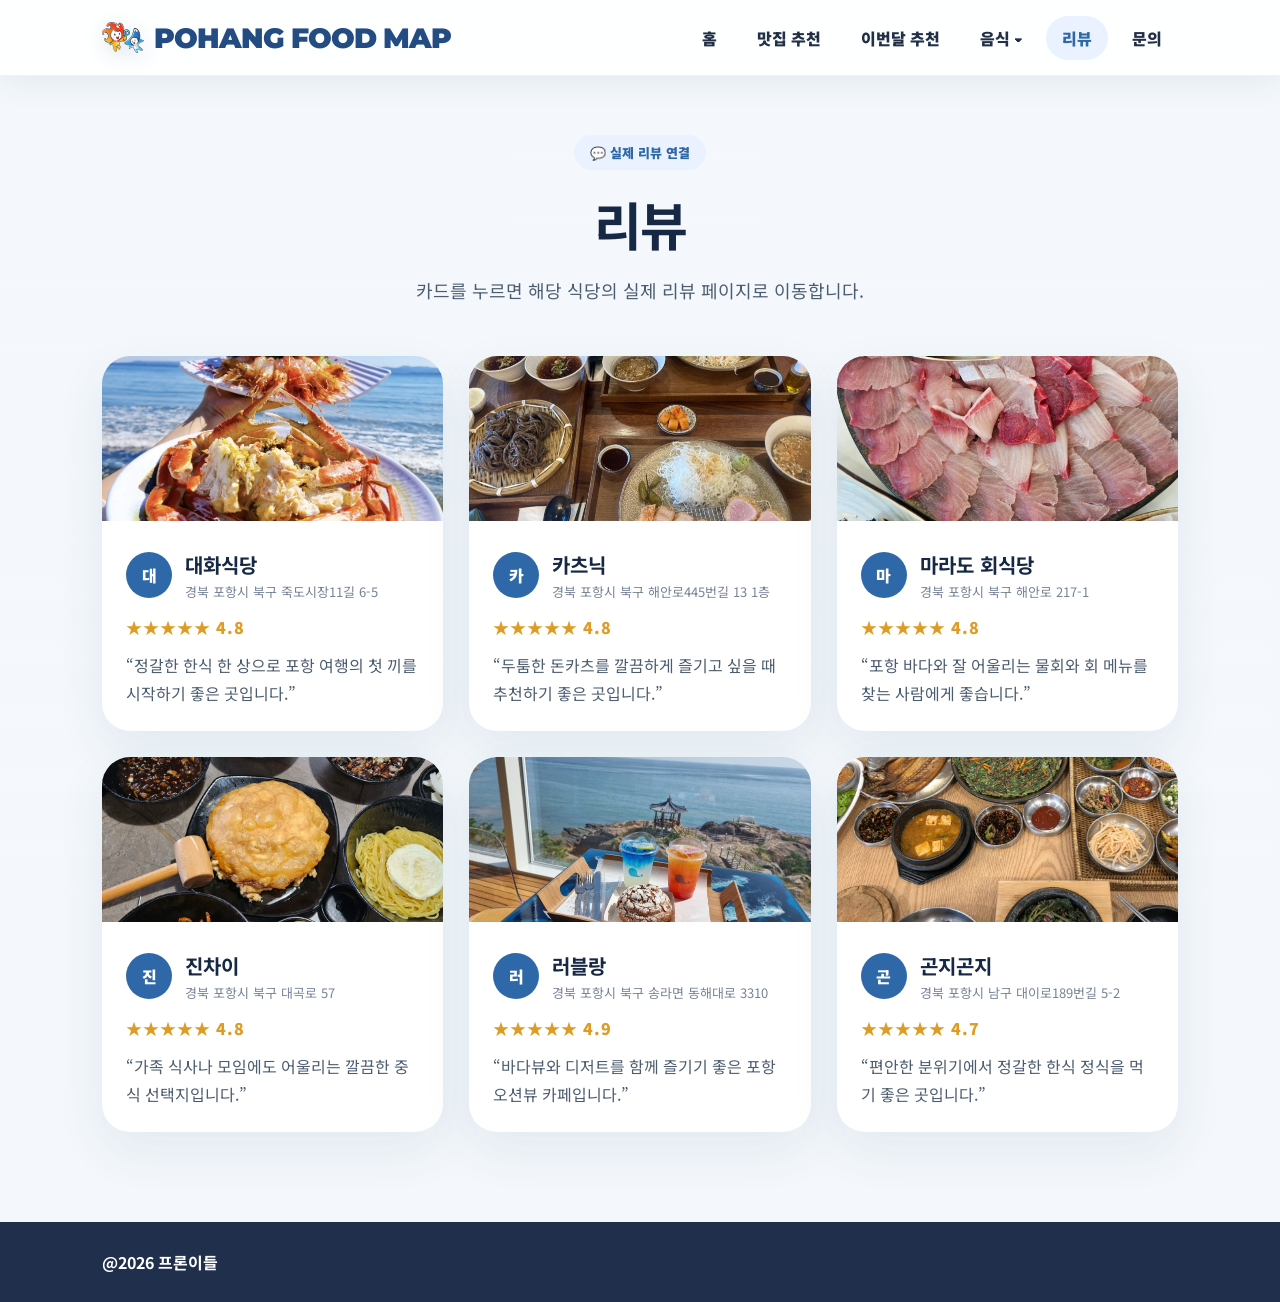
<file: reviews.html>
<!DOCTYPE html>
<html lang="ko">
<head>
  <meta charset="UTF-8">
  <meta name="viewport" content="width=device-width, initial-scale=1.0">
  <title>리뷰 | POHANG FOOD MAP</title>
  <link rel="preconnect" href="https://fonts.googleapis.com">
  <link rel="preconnect" href="https://fonts.gstatic.com" crossorigin>
  <link href="https://fonts.googleapis.com/css2?family=Montserrat:wght@800;900&family=Noto+Sans+KR:wght@400;500;700;900&display=swap" rel="stylesheet">
  <link rel="stylesheet" href="style.css">
</head>
<body>
<header class="site-header">
  <a class="logo" href="index.html">
    <img src="assets/pohang_mascot.svg" alt="포항 마스코트">
    <span>POHANG FOOD MAP</span>
  </a>
  <nav>
    <a href="index.html">홈</a>
    <a href="recommend.html">맛집 추천</a>
    <a href="monthly.html">이번달 추천</a>
    <div class="nav-dropdown">
      <a href="food.html">음식 ▾</a>
      <div class="dropdown-menu">
        <a href="korean.html">한식</a>
        <a href="japanese.html">일식</a>
        <a href="chinese.html">중식</a>
        <a href="western.html">양식</a>
        <a href="cafe.html">카페</a>
      </div>
    </div>
    <a href="reviews.html" class="active">리뷰</a>
    <a href="contact.html">문의</a>
  </nav>
</header>
<section class="page">
  <div class="page-title"><div class="eyebrow">💬 실제 리뷰 연결</div><h1>리뷰</h1><p>카드를 누르면 해당 식당의 실제 리뷰 페이지로 이동합니다.</p></div>
  <div class="review-grid">
    <a class="review-card" href="https://share.diningcode.com/profile.php?rid=A1Ji8PZCtnNM" target="_blank">
      <img src="assets/restaurants/mukdoli.jpg" alt="대화식당 리뷰 사진">
      <div class="review-body">
        <div class="review-top"><div class="profile">대</div><div><h3>대화식당</h3><div class="place">경북 포항시 북구 죽도시장11길 6-5</div></div></div>
        <div class="stars">★★★★★ 4.8</div>
        <p class="quote">“정갈한 한식 한 상으로 포항 여행의 첫 끼를 시작하기 좋은 곳입니다.”</p>
      </div>
    </a><a class="review-card" href="https://share.diningcode.com/profile.php?rid=UpeSjyZmNtOi" target="_blank">
      <img src="assets/restaurants/katsnic.jpg" alt="카츠닉 리뷰 사진">
      <div class="review-body">
        <div class="review-top"><div class="profile">카</div><div><h3>카츠닉</h3><div class="place">경북 포항시 북구 해안로445번길 13 1층</div></div></div>
        <div class="stars">★★★★★ 4.8</div>
        <p class="quote">“두툼한 돈카츠를 깔끔하게 즐기고 싶을 때 추천하기 좋은 곳입니다.”</p>
      </div>
    </a><a class="review-card" href="https://share.diningcode.com/profile.php?rid=MDacluXmejEd" target="_blank">
      <img src="assets/restaurants/marado.jpg" alt="마라도 회식당 리뷰 사진">
      <div class="review-body">
        <div class="review-top"><div class="profile">마</div><div><h3>마라도 회식당</h3><div class="place">경북 포항시 북구 해안로 217-1</div></div></div>
        <div class="stars">★★★★★ 4.8</div>
        <p class="quote">“포항 바다와 잘 어울리는 물회와 회 메뉴를 찾는 사람에게 좋습니다.”</p>
      </div>
    </a><a class="review-card" href="https://naver.me/GkkGaePO" target="_blank">
      <img src="assets/restaurants/jinchai.jpg" alt="진차이 리뷰 사진">
      <div class="review-body">
        <div class="review-top"><div class="profile">진</div><div><h3>진차이</h3><div class="place">경북 포항시 북구 대곡로 57</div></div></div>
        <div class="stars">★★★★★ 4.8</div>
        <p class="quote">“가족 식사나 모임에도 어울리는 깔끔한 중식 선택지입니다.”</p>
      </div>
    </a><a class="review-card" href="https://share.diningcode.com/profile.php?rid=3CjaLOqJy21I" target="_blank">
      <img src="assets/restaurants/loveblanc.jpg" alt="러블랑 리뷰 사진">
      <div class="review-body">
        <div class="review-top"><div class="profile">러</div><div><h3>러블랑</h3><div class="place">경북 포항시 북구 송라면 동해대로 3310</div></div></div>
        <div class="stars">★★★★★ 4.9</div>
        <p class="quote">“바다뷰와 디저트를 함께 즐기기 좋은 포항 오션뷰 카페입니다.”</p>
      </div>
    </a><a class="review-card" href="https://share.diningcode.com/profile.php?rid=BWcmpCathp7S" target="_blank">
      <img src="assets/restaurants/gonji.jpg" alt="곤지곤지 리뷰 사진">
      <div class="review-body">
        <div class="review-top"><div class="profile">곤</div><div><h3>곤지곤지</h3><div class="place">경북 포항시 남구 대이로189번길 5-2</div></div></div>
        <div class="stars">★★★★★ 4.7</div>
        <p class="quote">“편안한 분위기에서 정갈한 한식 정식을 먹기 좋은 곳입니다.”</p>
      </div>
    </a>
  </div>
</section>

<footer>
  <strong>@2026 프론이들</strong>
</footer>
</body>
</html>
</file>
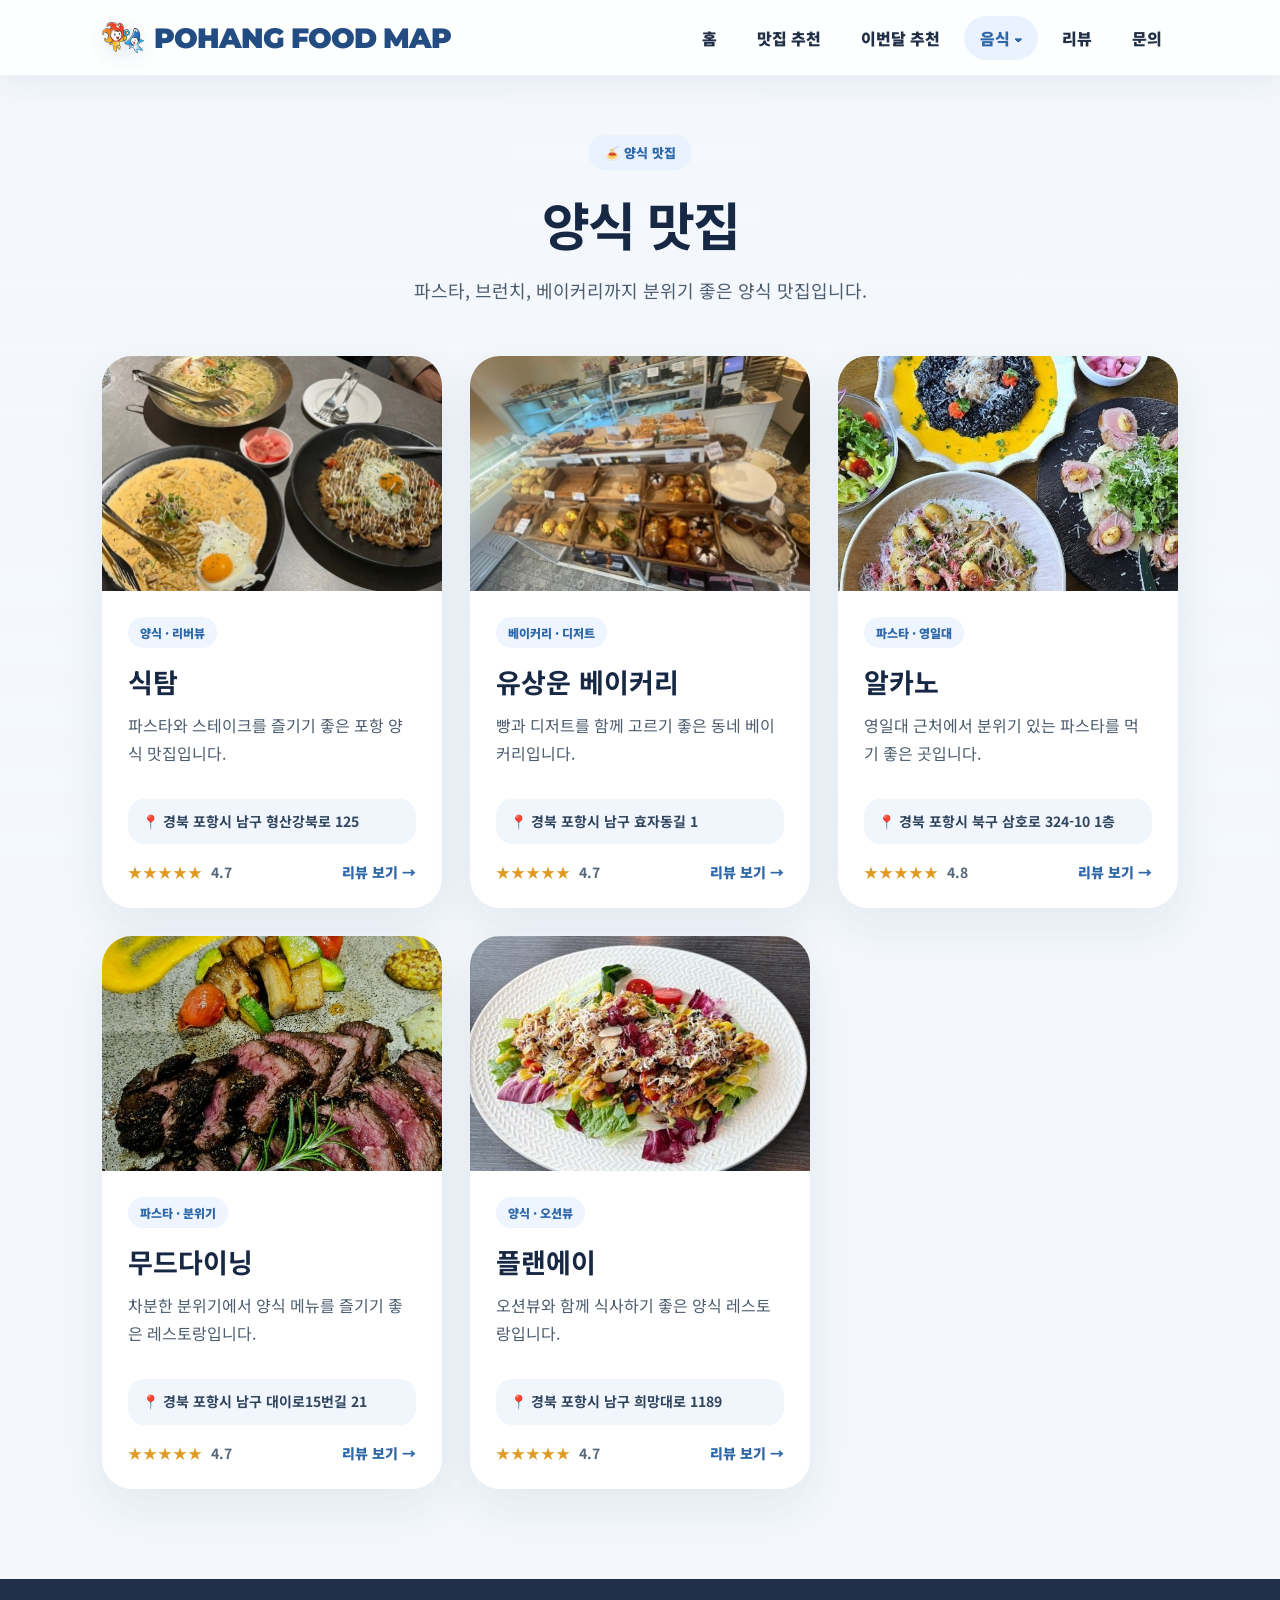
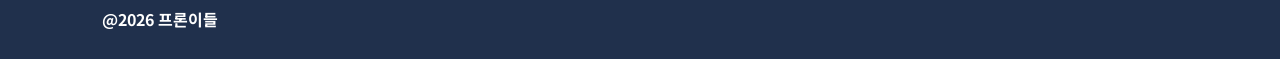
<file: western.html>
<!DOCTYPE html>
<html lang="ko">
<head>
  <meta charset="UTF-8">
  <meta name="viewport" content="width=device-width, initial-scale=1.0">
  <title>양식 맛집 | POHANG FOOD MAP</title>
  <link rel="preconnect" href="https://fonts.googleapis.com">
  <link rel="preconnect" href="https://fonts.gstatic.com" crossorigin>
  <link href="https://fonts.googleapis.com/css2?family=Montserrat:wght@800;900&family=Noto+Sans+KR:wght@400;500;700;900&display=swap" rel="stylesheet">
  <link rel="stylesheet" href="style.css">
</head>
<body>
<header class="site-header">
  <a class="logo" href="index.html">
    <img src="assets/pohang_mascot.svg" alt="포항 마스코트">
    <span>POHANG FOOD MAP</span>
  </a>
  <nav>
    <a href="index.html">홈</a>
    <a href="recommend.html">맛집 추천</a>
    <a href="monthly.html">이번달 추천</a>
    <div class="nav-dropdown">
      <a href="food.html" class="active">음식 ▾</a>
      <div class="dropdown-menu">
        <a href="korean.html">한식</a>
        <a href="japanese.html">일식</a>
        <a href="chinese.html">중식</a>
        <a href="western.html">양식</a>
        <a href="cafe.html">카페</a>
      </div>
    </div>
    <a href="reviews.html">리뷰</a>
    <a href="contact.html">문의</a>
  </nav>
</header>
<section class="page">
  <div class="page-title"><div class="eyebrow">🍝 양식 맛집</div><h1>양식 맛집</h1><p>파스타, 브런치, 베이커리까지 분위기 좋은 양식 맛집입니다.</p></div>
  <div class="restaurant-grid">
    <a class="restaurant-card" href="https://share.diningcode.com/profile.php?rid=S1PAtxyBSG9c" target="_blank">
      <div class="photo-wrap"><img src="assets/restaurants/siktam.jpg" alt="식탐 사진"></div>
      <div class="restaurant-info">
        <div class="pill">양식 · 리버뷰</div>
        <h3>식탐</h3>
        <p>파스타와 스테이크를 즐기기 좋은 포항 양식 맛집입니다.</p>
        <p class="address">📍 경북 포항시 남구 형산강북로 125</p>
        <div class="card-bottom"><span class="stars">★★★★★</span><strong>4.7</strong><span>리뷰 보기 →</span></div>
      </div>
    </a><a class="restaurant-card" href="https://share.diningcode.com/profile.php?rid=qNJEvmxcDo83" target="_blank">
      <div class="photo-wrap"><img src="assets/restaurants/yusangwoon.jpg" alt="유상운 베이커리 사진"></div>
      <div class="restaurant-info">
        <div class="pill">베이커리 · 디저트</div>
        <h3>유상운 베이커리</h3>
        <p>빵과 디저트를 함께 고르기 좋은 동네 베이커리입니다.</p>
        <p class="address">📍 경북 포항시 남구 효자동길 1</p>
        <div class="card-bottom"><span class="stars">★★★★★</span><strong>4.7</strong><span>리뷰 보기 →</span></div>
      </div>
    </a><a class="restaurant-card" href="https://share.diningcode.com/profile.php?rid=TziaSf86ODop" target="_blank">
      <div class="photo-wrap"><img src="assets/restaurants/arcano.jpg" alt="알카노 사진"></div>
      <div class="restaurant-info">
        <div class="pill">파스타 · 영일대</div>
        <h3>알카노</h3>
        <p>영일대 근처에서 분위기 있는 파스타를 먹기 좋은 곳입니다.</p>
        <p class="address">📍 경북 포항시 북구 삼호로 324-10 1층</p>
        <div class="card-bottom"><span class="stars">★★★★★</span><strong>4.8</strong><span>리뷰 보기 →</span></div>
      </div>
    </a><a class="restaurant-card" href="https://share.diningcode.com/profile.php?rid=khW42j7cqKiO" target="_blank">
      <div class="photo-wrap"><img src="assets/restaurants/mooddining.jpg" alt="무드다이닝 사진"></div>
      <div class="restaurant-info">
        <div class="pill">파스타 · 분위기</div>
        <h3>무드다이닝</h3>
        <p>차분한 분위기에서 양식 메뉴를 즐기기 좋은 레스토랑입니다.</p>
        <p class="address">📍 경북 포항시 남구 대이로15번길 21</p>
        <div class="card-bottom"><span class="stars">★★★★★</span><strong>4.7</strong><span>리뷰 보기 →</span></div>
      </div>
    </a><a class="restaurant-card" href="https://share.diningcode.com/profile.php?rid=MZ5E0qTmtMoF" target="_blank">
      <div class="photo-wrap"><img src="assets/restaurants/plana.jpg" alt="플랜에이 사진"></div>
      <div class="restaurant-info">
        <div class="pill">양식 · 오션뷰</div>
        <h3>플랜에이</h3>
        <p>오션뷰와 함께 식사하기 좋은 양식 레스토랑입니다.</p>
        <p class="address">📍 경북 포항시 남구 희망대로 1189</p>
        <div class="card-bottom"><span class="stars">★★★★★</span><strong>4.7</strong><span>리뷰 보기 →</span></div>
      </div>
    </a>
  </div>
</section>

<footer>
  <strong>@2026 프론이들</strong>
</footer>
</body>
</html>
</file>
<file: style.css>
*{margin:0;padding:0;box-sizing:border-box}html{scroll-behavior:smooth}body{font-family:'Noto Sans KR',sans-serif;background:#f4f8fc;color:#172845}a{text-decoration:none;color:inherit}.site-header{position:fixed;top:0;left:0;width:100%;height:76px;padding:0 8%;display:flex;justify-content:space-between;align-items:center;background:rgba(255,255,255,.9);backdrop-filter:blur(18px);box-shadow:0 8px 30px rgba(21,50,89,.07);z-index:50;border-bottom:1px solid rgba(47,104,168,.08)}.logo{font-family:'Montserrat',sans-serif;color:#234c83;font-size:28px;font-weight:900;letter-spacing:-1px}.site-header nav{display:flex;align-items:center;gap:12px}.site-header nav a{color:#213047;font-weight:900;padding:10px 16px;border-radius:999px;transition:.25s}.site-header nav a:hover,.site-header nav a.active{background:#eaf2ff;color:#2f68a8}.btn-row{display:flex;gap:14px;flex-wrap:wrap}.btn{display:inline-flex;align-items:center;justify-content:center;border-radius:999px;padding:15px 26px;font-weight:900;background:#2f68a8;color:#fff;box-shadow:0 12px 25px rgba(47,104,168,.22);transition:.25s}.btn.secondary{background:white;color:#2f68a8}.btn:hover{transform:translateY(-4px);box-shadow:0 18px 32px rgba(47,104,168,.28)}.stars{color:#df9b24;letter-spacing:1px;font-weight:900}footer{padding:28px 8%;display:flex;justify-content:space-between;gap:12px;background:#172845;color:white}footer span{opacity:.75}
/* 홈 */
.home-hero{position:relative;min-height:100vh;padding:135px 8% 92px;display:grid;grid-template-columns:1fr 1fr;gap:70px;align-items:center;overflow:hidden;background:radial-gradient(circle at 82% 20%,rgba(47,104,168,.20),transparent 30%),radial-gradient(circle at 8% 84%,rgba(239,141,125,.20),transparent 28%),linear-gradient(120deg,rgba(255,255,255,.95),rgba(235,244,255,.9)),url('https://images.unsplash.com/photo-1507525428034-b723cf961d3e?auto=format&fit=crop&w=1800&q=80');background-size:cover;background-position:center}.hero-bg-badge{position:absolute;right:-80px;bottom:45px;font-family:'Montserrat',sans-serif;font-size:150px;font-weight:900;letter-spacing:-8px;color:rgba(47,104,168,.055);pointer-events:none}.tag{display:inline-flex;padding:10px 18px;border-radius:999px;background:#2f68a8;color:white;font-weight:900;font-size:13px;letter-spacing:.2px}.home-copy{position:relative;z-index:2}.home-copy h1{font-size:74px;line-height:1.05;color:#172845;margin:28px 0 24px;letter-spacing:-4px;font-weight:900}.home-copy h1 span{color:#ef8d7d}.home-copy p{max-width:660px;color:#405064;font-size:19px;line-height:1.9;margin-bottom:34px}.home-stats{margin-top:34px;display:grid;grid-template-columns:repeat(3,1fr);gap:14px;max-width:620px}.home-stats div{background:rgba(255,255,255,.72);border:1px solid rgba(255,255,255,.85);border-radius:22px;padding:18px 20px;box-shadow:0 16px 40px rgba(25,63,105,.08);backdrop-filter:blur(14px)}.home-stats strong{display:block;font-size:24px;color:#2f68a8;margin-bottom:4px}.home-stats span{font-size:12px;color:#657183;font-weight:900}.home-visual{position:relative;min-height:560px}.big-photo-card{position:absolute;right:0;top:35px;width:78%;height:430px;border-radius:42px;overflow:hidden;box-shadow:0 36px 90px rgba(25,63,105,.22);background:white;transform:rotate(1.1deg);transition:.3s}.big-photo-card:hover{transform:translateY(-10px) rotate(0deg)}.big-photo-card img{width:100%;height:100%;object-fit:cover;display:block}.floating-label{position:absolute;left:26px;bottom:26px;background:rgba(255,255,255,.92);color:#2f68a8;border-radius:999px;padding:13px 18px;font-size:13px;font-weight:900;box-shadow:0 14px 30px rgba(0,0,0,.13)}.mini-category-stack{position:absolute;left:0;bottom:34px;width:275px;display:grid;gap:12px}.mini-category-stack a{background:rgba(255,255,255,.9);border:1px solid rgba(255,255,255,.9);border-radius:22px;padding:15px 18px;font-weight:900;box-shadow:0 16px 36px rgba(25,63,105,.12);backdrop-filter:blur(14px);transition:.23s}.mini-category-stack a:hover{transform:translateX(10px);color:#2f68a8}.mini-category-stack span{margin-right:8px}.home-flow{min-height:auto;padding:90px 8% 105px;background:#f4f8fc}.flow-title{text-align:center;margin-bottom:38px}.flow-title span{font-weight:900;color:#2f68a8;letter-spacing:.4px}.flow-title h2{margin-top:10px;font-size:40px;color:#172845;letter-spacing:-1.5px}.flow-grid{display:grid;grid-template-columns:repeat(3,1fr);gap:24px}.flow-card{background:white;border-radius:30px;padding:30px;box-shadow:0 18px 48px rgba(25,63,105,.09);transition:.25s}.flow-card:hover{transform:translateY(-9px);box-shadow:0 28px 65px rgba(25,63,105,.15)}.flow-card b{display:inline-flex;width:45px;height:45px;align-items:center;justify-content:center;border-radius:50%;background:#2f68a8;color:white;font-family:'Montserrat',sans-serif;margin-bottom:20px}.flow-card h3{font-size:24px;margin-bottom:12px;color:#172845}.flow-card p{color:#657183;line-height:1.75}
/* 공통 페이지 */
.page{min-height:100vh;padding:135px 8% 90px}.page-title{text-align:center;margin-bottom:50px}.eyebrow{display:inline-flex;align-items:center;gap:8px;color:#2f68a8;background:#eaf2ff;border-radius:999px;padding:8px 16px;font-size:13px;font-weight:900;margin-bottom:16px}.page-title h1{font-size:52px;letter-spacing:-2px;color:#172845;margin-bottom:14px}.page-title p{color:#657183;font-size:18px;line-height:1.7}.category-grid{display:grid;grid-template-columns:repeat(5,1fr);gap:22px}.category-card{min-height:320px;border-radius:34px;overflow:hidden;position:relative;box-shadow:0 20px 55px rgba(25,63,105,.10);transition:.25s;background:white}.category-card:hover{transform:translateY(-10px);box-shadow:0 30px 70px rgba(25,63,105,.18)}.category-card img{position:absolute;inset:0;width:100%;height:100%;object-fit:cover;transition:.4s}.category-card:hover img{transform:scale(1.08)}.category-card::after{content:"";position:absolute;inset:0;background:linear-gradient(to top,rgba(18,35,58,.78),rgba(18,35,58,.18),rgba(255,255,255,.04))}.category-text{position:absolute;left:24px;right:24px;bottom:24px;color:white;z-index:2}.category-text .emoji{font-size:38px;margin-bottom:12px}.category-text h2{font-size:30px;margin-bottom:8px}.category-text p{line-height:1.65;color:rgba(255,255,255,.88);font-size:14px}.category-text small{display:inline-flex;margin-top:14px;background:rgba(255,255,255,.18);backdrop-filter:blur(8px);padding:8px 12px;border-radius:999px;font-weight:900}
.restaurant-grid{display:grid;grid-template-columns:repeat(3,1fr);gap:28px}.restaurant-card{background:white;border-radius:30px;overflow:hidden;box-shadow:0 18px 48px rgba(25,63,105,.09);transition:.25s}.restaurant-card:hover{transform:translateY(-9px);box-shadow:0 28px 60px rgba(25,63,105,.16)}.photo-wrap{height:235px;overflow:hidden;background:#dce8f5}.photo-wrap img{width:100%;height:100%;object-fit:cover;display:block;transition:.4s}.restaurant-card:hover img{transform:scale(1.06)}.restaurant-info{padding:26px}.pill{display:inline-flex;background:#eef5ff;color:#2f68a8;border-radius:999px;padding:7px 12px;font-size:12px;font-weight:900;margin-bottom:14px}.restaurant-info h3{font-size:27px;margin-bottom:10px}.restaurant-info p{color:#58687b;line-height:1.75;min-height:62px}.card-bottom{display:flex;align-items:center;gap:8px;margin-top:18px;font-size:14px;color:#58687b}.card-bottom span:last-child{margin-left:auto;color:#2f68a8;font-weight:900}
/* 이번달 추천 */
.monthly-showcase{min-height:100vh;padding:135px 8% 90px;display:grid;grid-template-columns:.9fr 1.1fr;gap:56px;align-items:center;background:radial-gradient(circle at 12% 82%,rgba(239,141,125,.18),transparent 28%),linear-gradient(135deg,rgba(246,250,255,.98),rgba(233,243,255,.96)),url('https://images.unsplash.com/photo-1507525428034-b723cf961d3e?auto=format&fit=crop&w=1800&q=80');background-size:cover;background-position:center}.showcase-left h1{margin:26px 0 22px;font-size:66px;line-height:1.08;letter-spacing:-3px;color:#172845}.showcase-left h1 span{color:#ef8d7d}.showcase-left p{max-width:610px;color:#405064;font-size:19px;line-height:1.9;margin-bottom:34px}.showcase-card{background:rgba(255,255,255,.86);border:1px solid rgba(255,255,255,.8);border-radius:40px;overflow:hidden;box-shadow:0 32px 80px rgba(25,63,105,.18);backdrop-filter:blur(18px);transition:.28s}.showcase-card:hover{transform:translateY(-10px)}.showcase-photo{position:relative;height:380px;overflow:hidden}.showcase-photo img{width:100%;height:100%;object-fit:cover;display:block;transition:.45s}.showcase-card:hover .showcase-photo img{transform:scale(1.06)}.showcase-rank{position:absolute;left:26px;bottom:24px;background:white;color:#2f68a8;border-radius:999px;padding:11px 18px;font-weight:900;box-shadow:0 14px 30px rgba(0,0,0,.13)}.showcase-info{padding:32px}.showcase-info h2{font-size:42px;letter-spacing:-1.5px;margin-bottom:12px}.showcase-info p{font-size:17px;line-height:1.8;color:#58687b;margin-bottom:18px}.monthly-magazine{padding:95px 8%;background:#f4f8fc;display:grid;grid-template-columns:1.2fr .8fr .9fr;gap:22px}.magazine-card{background:white;border-radius:30px;padding:32px;box-shadow:0 18px 48px rgba(25,63,105,.09)}.magazine-card span{display:inline-block;color:#2f68a8;font-weight:900;margin-bottom:12px}.magazine-card h3{font-size:27px;margin-bottom:12px}.magazine-card p{color:#58687b;line-height:1.8}.magazine-card.dark{background:#172845;color:white}.magazine-card.dark p{color:rgba(255,255,255,.78)}.magazine-card.dark a{display:inline-block;margin-top:16px;color:white;font-weight:900}
/* 리뷰 */
.review-grid{display:grid;grid-template-columns:repeat(3,1fr);gap:26px}.review-card{background:white;border-radius:28px;padding:0;overflow:hidden;box-shadow:0 18px 48px rgba(25,63,105,.09);transition:.25s}.review-card:hover{transform:translateY(-8px)}.review-card img{width:100%;height:165px;object-fit:cover}.review-body{padding:24px}.review-top{display:flex;gap:13px;align-items:center;margin-bottom:14px}.profile{width:46px;height:46px;border-radius:50%;display:flex;align-items:center;justify-content:center;background:#2f68a8;color:white;font-weight:900}.review-body h3{font-size:20px}.place{font-size:13px;color:#778397;margin-top:3px}.quote{color:#4d5d70;line-height:1.75;margin-top:12px}.contact-page{background:linear-gradient(120deg,#eef5ff,#f8fbff)}.contact-box{max-width:720px;margin:0 auto;background:white;border-radius:34px;padding:42px;box-shadow:0 22px 55px rgba(25,63,105,.11);display:grid;gap:16px}.contact-box input,.contact-box textarea,.contact-box select{width:100%;border:1px solid #d7e0ea;border-radius:18px;padding:16px 18px;font-family:'Noto Sans KR',sans-serif;font-size:15px;background:#fbfdff;color:#172845}.contact-box textarea{height:170px;resize:none}.contact-box button{border:0;border-radius:999px;background:#2f68a8;color:white;padding:17px;font-weight:900;font-size:16px;cursor:pointer;box-shadow:0 13px 30px rgba(47,104,168,.22)}.submit-message{display:none;text-align:center;border-radius:18px;background:#eaf7ef;color:#247746;padding:14px;font-weight:900}.submit-message.show{display:block}
@media(max-width:1100px){.home-hero,.monthly-showcase{grid-template-columns:1fr}.home-copy h1,.showcase-left h1{font-size:48px}.restaurant-grid,.review-grid,.category-grid,.flow-grid,.monthly-magazine{grid-template-columns:1fr 1fr}.site-header{padding:0 5%}.site-header nav a{padding:9px 11px}.home-visual{min-height:520px}}@media(max-width:720px){.site-header nav{display:none}.restaurant-grid,.review-grid,.category-grid,.flow-grid,.monthly-magazine{grid-template-columns:1fr}.home-hero{padding-top:115px}.btn-row{flex-direction:column}.mini-category-stack{position:relative;width:100%;margin-top:20px;bottom:auto}.big-photo-card{position:relative;width:100%;height:330px;top:auto}.home-visual{min-height:auto}.home-stats{grid-template-columns:1fr}.showcase-photo{height:300px}footer{flex-direction:column}.home-copy h1,.showcase-left h1{font-size:40px}.page-title h1{font-size:38px}}



.clean-hero{
  min-height:100vh;
  padding:132px 8% 86px;
  grid-template-columns:.92fr 1.08fr;
  gap:72px;
  background:
    radial-gradient(circle at 85% 22%, rgba(47,104,168,.18), transparent 30%),
    radial-gradient(circle at 10% 80%, rgba(239,141,125,.16), transparent 32%),
    linear-gradient(120deg, rgba(255,255,255,.96), rgba(236,245,255,.92)),
    url('https://images.unsplash.com/photo-1507525428034-b723cf961d3e?auto=format&fit=crop&w=1800&q=80');
  background-size:cover;
  background-position:center;
}

.clean-copy h1{
  font-size:76px;
  letter-spacing:-4.5px;
  margin:26px 0 26px;
}

.clean-copy p{
  max-width:620px;
  margin-bottom:34px;
}

.hero-showcase{
  position:relative;
  z-index:3;
  min-height:600px;
  display:flex;
  align-items:center;
  justify-content:center;
}

.main-food-card{
  width:92%;
  min-height:540px;
  display:block;
  border-radius:46px;
  overflow:hidden;
  background:white;
  box-shadow:0 36px 90px rgba(25,63,105,.22);
  position:relative;
  transition:.35s;
}

.main-food-card:hover{
  transform:translateY(-10px);
  box-shadow:0 46px 100px rgba(25,63,105,.28);
}

.main-food-card img{
  width:100%;
  height:100%;
  position:absolute;
  inset:0;
  object-fit:cover;
  transition:.45s;
}

.main-food-card:hover img{
  transform:scale(1.06);
}

.main-food-card::after{
  content:"";
  position:absolute;
  inset:0;
  background:linear-gradient(to top, rgba(13,31,54,.78), rgba(13,31,54,.22), rgba(255,255,255,.03));
}

.main-food-info{
  position:absolute;
  left:34px;
  right:34px;
  bottom:34px;
  z-index:2;
  color:white;
}

.main-food-info span{
  display:inline-flex;
  padding:9px 15px;
  border-radius:999px;
  background:rgba(255,255,255,.18);
  backdrop-filter:blur(12px);
  font-weight:900;
  margin-bottom:15px;
}

.main-food-info h2{
  font-size:40px;
  letter-spacing:-1.5px;
  margin-bottom:10px;
}

.main-food-info p{
  color:rgba(255,255,255,.86);
  line-height:1.7;
}

.category-pill-panel{
  position:absolute;
  left:-8px;
  top:50%;
  transform:translateY(-50%);
  width:185px;
  display:grid;
  gap:12px;
  z-index:4;
}

.category-pill-panel a{
  background:rgba(255,255,255,.93);
  border:1px solid rgba(255,255,255,.95);
  border-radius:999px;
  padding:14px 18px;
  font-weight:900;
  color:#172845;
  box-shadow:0 14px 35px rgba(25,63,105,.13);
  backdrop-filter:blur(14px);
  transition:.23s;
}

.category-pill-panel a:hover{
  color:#2f68a8;
  transform:translateX(8px);
}

.clean-hero .home-stats,
.clean-hero .mini-category-stack,
.clean-hero .big-photo-card{
  display:none;
}

@media(max-width:1100px){
  .clean-hero{
    grid-template-columns:1fr;
  }
  .hero-showcase{
    min-height:520px;
  }
  .main-food-card{
    width:100%;
    min-height:480px;
  }
  .category-pill-panel{
    left:20px;
  }
}

@media(max-width:720px){
  .clean-copy h1{
    font-size:42px;
    letter-spacing:-2px;
  }
  .hero-showcase{
    min-height:auto;
    display:block;
  }
  .main-food-card{
    min-height:380px;
  }
  .category-pill-panel{
    position:relative;
    left:auto;
    top:auto;
    transform:none;
    width:100%;
    margin-top:18px;
    grid-template-columns:1fr 1fr;
  }
}


.clean-hero{
  min-height: calc(100vh - 76px);
  padding-bottom: 70px;
}
.hero-showcase{
  min-height: 520px;
}
.main-food-card{
  min-height: 500px;
}
.category-pill-panel,
.home-flow{
  display:none !important;
}



body{
  position:relative;
  background:#f4f8fc;
}
body::before{
  content:"";
  position:fixed;
  inset:0;
  background:
    linear-gradient(rgba(244,248,252,.88), rgba(244,248,252,.90)),
    url('https://images.unsplash.com/photo-1507525428034-b723cf961d3e?auto=format&fit=crop&w=1800&q=80');
  background-size:cover;
  background-position:center;
  opacity:.32;
  z-index:-1;
  pointer-events:none;
}
footer{
  background:rgba(23,40,69,.96);
}
.page,
.monthly-showcase,
.contact-page,
.home-hero{
  position:relative;
}
.monthly-showcase{
  min-height:auto;
  padding-bottom:110px;
}
.showcase-card{
  background:rgba(255,255,255,.90);
}
.showcase-left p,
.page-title p,
.restaurant-info p,
.review-body .quote{
  color:#4d5d70;
}
.main-food-card img{
  filter:saturate(1.02);
}
.monthly-magazine{display:none !important;}



.address{
  min-height:auto !important;
  margin-top:14px;
  padding:12px 14px;
  border-radius:16px;
  background:#f1f6fc;
  color:#30465f !important;
  font-size:14px;
  font-weight:700;
  line-height:1.55 !important;
}
.restaurant-info p.address{
  min-height:auto;
}
.restaurant-card .photo-wrap img,
.review-card > img,
.showcase-photo img,
.main-food-card img{
  object-position:center;
}
.restaurant-info h3{
  word-break:keep-all;
}
.restaurant-info p:not(.address){
  min-height:74px;
}
@media(max-width:720px){
  .restaurant-info p:not(.address){min-height:auto;}
}



.recommend-page{
  background:
    radial-gradient(circle at 12% 10%, rgba(47,104,168,.10), transparent 28%),
    radial-gradient(circle at 88% 80%, rgba(239,141,125,.12), transparent 30%);
}

.recommend-special-grid{
  display:grid;
  grid-template-columns:1.1fr .9fr;
  gap:26px;
  max-width:1180px;
  margin:0 auto;
}

.recommend-special-card{
  display:grid;
  grid-template-columns:240px 1fr;
  background:rgba(255,255,255,.92);
  border:1px solid rgba(255,255,255,.9);
  border-radius:32px;
  overflow:hidden;
  box-shadow:0 22px 58px rgba(25,63,105,.11);
  transition:.25s;
}

.recommend-special-card:hover{
  transform:translateY(-8px);
  box-shadow:0 30px 70px rgba(25,63,105,.18);
}

.recommend-special-card.large{
  grid-row:span 2;
  grid-template-columns:1fr;
}

.recommend-special-photo{
  min-height:230px;
  overflow:hidden;
  background:#dce8f5;
}

.recommend-special-card.large .recommend-special-photo{
  min-height:380px;
}

.recommend-special-photo img{
  width:100%;
  height:100%;
  object-fit:cover;
  display:block;
  transition:.4s;
}

.recommend-special-card:hover img{
  transform:scale(1.06);
}

.recommend-special-info{
  padding:28px;
}

.recommend-special-info h2{
  font-size:32px;
  letter-spacing:-1px;
  color:#172845;
  margin-bottom:12px;
}

.recommend-special-info p{
  color:#4d5d70;
  line-height:1.8;
  margin-bottom:18px;
}

.meta-line{
  display:flex;
  align-items:center;
  justify-content:space-between;
  gap:12px;
  color:#657183;
  font-weight:900;
  font-size:14px;
}

@media(max-width:900px){
  .recommend-special-grid{
    grid-template-columns:1fr;
  }
  .recommend-special-card{
    grid-template-columns:1fr;
  }
}



.recommend-page{
  background:
    radial-gradient(circle at 16% 18%, rgba(47,104,168,.10), transparent 28%),
    radial-gradient(circle at 84% 82%, rgba(239,141,125,.12), transparent 28%),
    rgba(244,248,252,.92);
}

.situation-grid{
  max-width:1180px;
  margin:0 auto;
  display:grid;
  grid-template-columns:repeat(3, 1fr);
  gap:28px;
  align-items:stretch;
}

.situation-card{
  height:100%;
  display:flex;
  flex-direction:column;
  background:rgba(255,255,255,.94);
  border:1px solid rgba(255,255,255,.9);
  border-radius:34px;
  overflow:hidden;
  box-shadow:0 22px 58px rgba(25,63,105,.12);
  transition:.25s;
}

.situation-card:hover{
  transform:translateY(-9px);
  box-shadow:0 32px 76px rgba(25,63,105,.18);
}

.situation-photo{
  height:270px;
  overflow:hidden;
  background:#dce8f5;
}

.situation-photo img{
  width:100%;
  height:100%;
  object-fit:cover;
  display:block;
  transition:.45s;
}

.situation-card:hover .situation-photo img{
  transform:scale(1.06);
}

.situation-info{
  padding:28px;
  display:flex;
  flex-direction:column;
  flex:1;
}

.situation-label{
  display:inline-flex;
  width:max-content;
  background:#eaf2ff;
  color:#2f68a8;
  border-radius:999px;
  padding:8px 14px;
  font-size:13px;
  font-weight:900;
  margin-bottom:16px;
}

.situation-info h2{
  font-size:31px;
  letter-spacing:-1px;
  color:#172845;
  margin-bottom:12px;
}

.situation-info p{
  color:#4d5d70;
  line-height:1.75;
  margin-bottom:20px;
  flex:1;
}

.situation-info .meta-line{
  display:flex;
  align-items:center;
  justify-content:space-between;
  gap:12px;
  font-size:14px;
  font-weight:900;
  color:#657183;
  margin-top:auto;
}

.situation-info .meta-line span:last-child{
  color:#2f68a8;
}

@media(max-width:1000px){
  .situation-grid{
    grid-template-columns:1fr;
  }
  .situation-photo{
    height:300px;
  }
}


body::before{
  opacity:.55 !important;
  background:
    linear-gradient(rgba(244,248,252,.62), rgba(244,248,252,.72)),
    url('https://images.unsplash.com/photo-1507525428034-b723cf961d3e?auto=format&fit=crop&w=1800&q=80') !important;
  background-size:cover !important;
  background-position:center !important;
}

.home-hero,
.clean-hero{
  background:
    radial-gradient(circle at 84% 20%, rgba(47,104,168,.12), transparent 30%),
    radial-gradient(circle at 10% 82%, rgba(239,141,125,.12), transparent 30%),
    linear-gradient(120deg, rgba(255,255,255,.74), rgba(232,243,255,.68)),
    url('https://images.unsplash.com/photo-1507525428034-b723cf961d3e?auto=format&fit=crop&w=1800&q=80') !important;
  background-size:cover !important;
  background-position:center !important;
}

.page,
.contact-page,
.recommend-page{
  background:rgba(244,248,252,.74);
}

.monthly-showcase{
  background:
    radial-gradient(circle at 12% 82%,rgba(239,141,125,.13),transparent 28%),
    linear-gradient(135deg,rgba(246,250,255,.74),rgba(233,243,255,.68)),
    url('https://images.unsplash.com/photo-1507525428034-b723cf961d3e?auto=format&fit=crop&w=1800&q=80') !important;
  background-size:cover !important;
  background-position:center !important;
}

.mascot-bubble{
  position:absolute;
  left:8%;
  bottom:54px;
  z-index:6;
  display:flex;
  align-items:center;
  gap:14px;
  background:rgba(255,255,255,.86);
  border:1px solid rgba(255,255,255,.92);
  border-radius:26px;
  padding:14px 18px 14px 14px;
  box-shadow:0 18px 42px rgba(25,63,105,.15);
  backdrop-filter:blur(16px);
  transition:.25s;
}

.mascot-bubble:hover{
  transform:translateY(-6px);
}

.mascot-bubble img{
  width:70px;
  height:70px;
  object-fit:contain;
}

.mascot-bubble strong{
  display:block;
  color:#172845;
  font-size:16px;
  margin-bottom:3px;
}

.mascot-bubble span{
  display:block;
  color:#5b6a7c;
  font-size:13px;
  font-weight:700;
}

.food-mascot-note{
  width:max-content;
  max-width:90%;
  margin:0 auto 18px;
  display:flex;
  align-items:center;
  gap:10px;
  background:rgba(255,255,255,.82);
  border:1px solid rgba(255,255,255,.9);
  border-radius:999px;
  padding:9px 17px 9px 10px;
  box-shadow:0 14px 34px rgba(25,63,105,.10);
  backdrop-filter:blur(14px);
  color:#2f68a8;
  font-weight:900;
}

.food-mascot-note img{
  width:42px;
  height:42px;
  object-fit:contain;
}

@media(max-width:900px){
  .mascot-bubble{
    position:relative;
    left:auto;
    bottom:auto;
    margin:22px 0 0;
    width:max-content;
    max-width:100%;
  }
}



.logo{
  display:flex;
  align-items:center;
  gap:10px;
}

.logo img{
  width:42px;
  height:42px;
  object-fit:contain;
  filter:drop-shadow(0 6px 10px rgba(25,63,105,.14));
  transition:.25s;
}

.logo:hover img{
  transform:rotate(-6deg) scale(1.08);
}

.logo span{
  font-family:'Montserrat',sans-serif;
  color:#234c83;
  font-size:28px;
  font-weight:900;
  letter-spacing:-1px;
}


.mascot-bubble,
.food-mascot-note{
  display:none !important;
}


.site-header nav{
  gap:8px;
}

.nav-dropdown{
  position:relative;
}

.nav-dropdown > a{
  display:inline-flex;
  align-items:center;
  color:#213047;
  font-weight:900;
  padding:10px 16px;
  border-radius:999px;
  transition:.25s;
}

.nav-dropdown > a:hover,
.nav-dropdown > a.active{
  background:#eaf2ff;
  color:#2f68a8;
}

.dropdown-menu{
  position:absolute;
  top:46px;
  left:50%;
  transform:translateX(-50%) translateY(10px);
  min-width:150px;
  padding:10px;
  border-radius:22px;
  background:rgba(255,255,255,.96);
  border:1px solid rgba(47,104,168,.10);
  box-shadow:0 18px 42px rgba(25,63,105,.14);
  backdrop-filter:blur(16px);
  opacity:0;
  visibility:hidden;
  pointer-events:none;
  transition:.22s;
}

.nav-dropdown:hover .dropdown-menu{
  opacity:1;
  visibility:visible;
  pointer-events:auto;
  transform:translateX(-50%) translateY(0);
}

.dropdown-menu a{
  display:block;
  margin:0;
  padding:11px 14px;
  border-radius:14px;
  color:#213047;
  font-size:14px;
  white-space:nowrap;
}

.dropdown-menu a:hover{
  background:#eaf2ff;
  color:#2f68a8;
}
</file>
